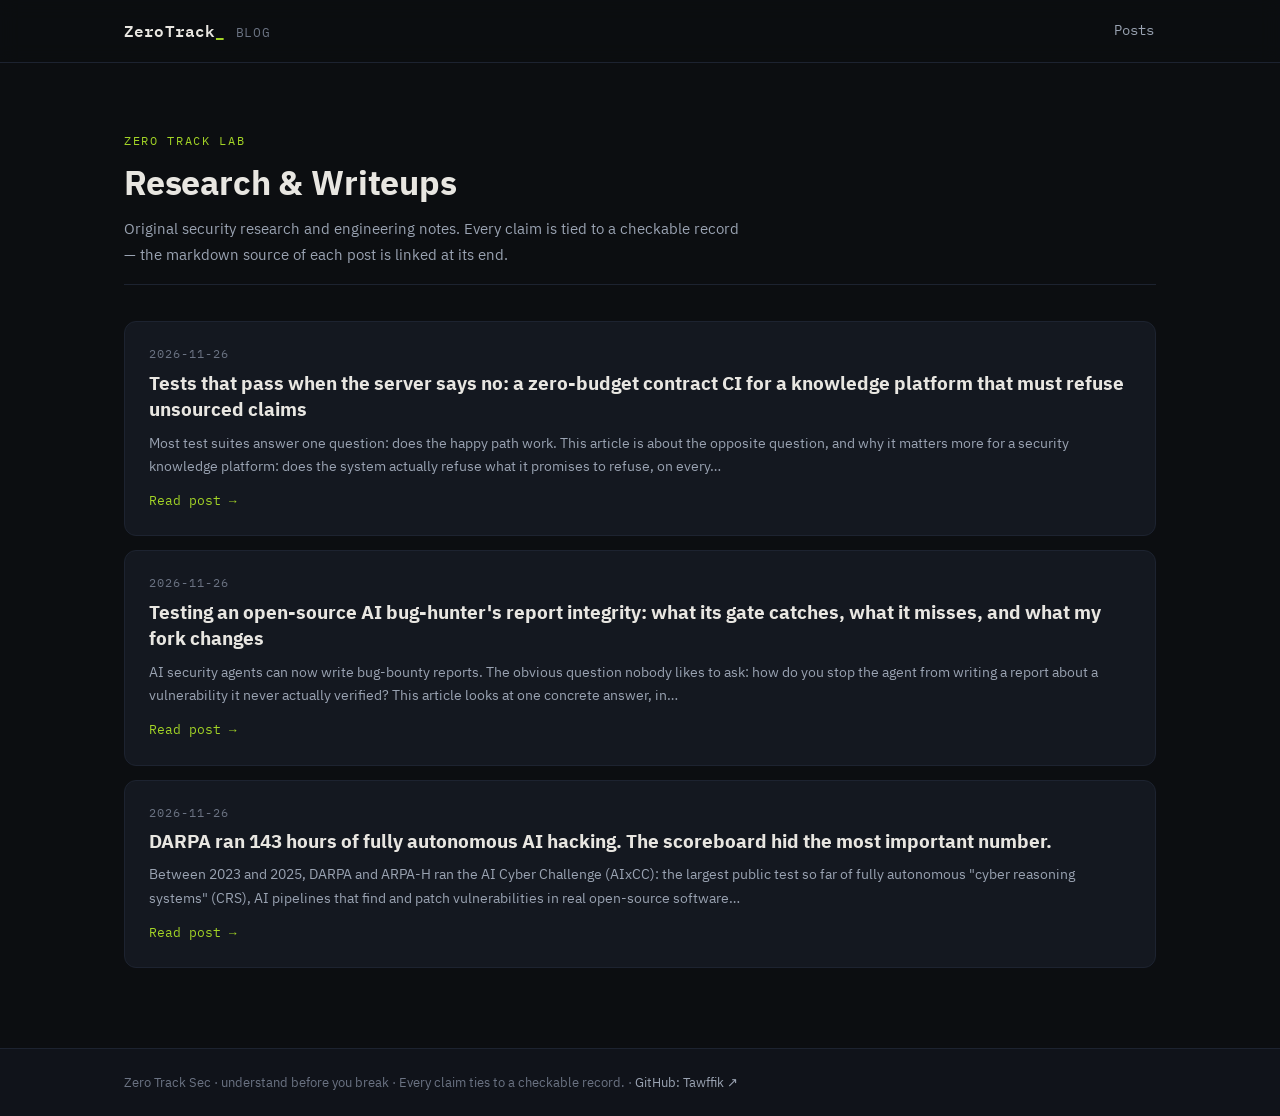
<file: index.html>
<!DOCTYPE html>
<html lang="en" dir="ltr">
<head>
<meta charset="utf-8">
<meta name="viewport" content="width=device-width, initial-scale=1">
<meta name="description" content="Original security research, writeups and engineering notes from Zero Track Lab. Verified work only.">
<title>Zero Track Blog — security research, verified work only</title>
<link rel="icon" href="data:image/svg+xml,%3Csvg xmlns='http://www.w3.org/2000/svg' viewBox='0 0 32 32'%3E%3Crect width='32' height='32' rx='7' fill='%230c0e11'/%3E%3Ctext x='6' y='22' font-family='monospace' font-size='14' font-weight='bold' fill='%23a3d426'%3EZT%3C/text%3E%3Crect x='21' y='18' width='6' height='3' fill='%23a3d426'/%3E%3C/svg%3E">
<link rel="stylesheet" href="static/fonts.css?v=1">
<link rel="stylesheet" href="static/style.css?v=1">
<link rel="alternate" type="application/rss+xml" title="Zero Track Blog" href="https://tawffik.github.io/blog/feed.xml">
</head>
<body>
<header><nav class="nav" id="nav" data-base=""></nav></header>
<main>
  <div class="hero">
  <p class="eyebrow">Zero Track Lab</p>
  <h1>Research &amp; Writeups</h1>
  <p class="sub">Original security research and engineering notes. Every claim is tied to a
  checkable record — the markdown source of each post is linked at its end.</p>
  </div>
  <div class="post-list">
    <a class="post-card" href="posts/zero-budget-contract-ci-negative-tests.html">
      <span class="post-date">2026-11-26</span>
      <span class="post-title">Tests that pass when the server says no: a zero-budget contract CI for a knowledge platform that must refuse unsourced claims</span>
      <span class="post-excerpt">Most test suites answer one question: does the happy path work. This article is about the opposite question, and why it matters more for a security knowledge platform: does the system actually refuse what it promises to refuse, on every&hellip;</span>
      <span class="post-read">Read post &rarr;</span>
    </a>
    <a class="post-card" href="posts/gating-ai-security-agents-report-integrity.html">
      <span class="post-date">2026-11-26</span>
      <span class="post-title">Testing an open-source AI bug-hunter&#x27;s report integrity: what its gate catches, what it misses, and what my fork changes</span>
      <span class="post-excerpt">AI security agents can now write bug-bounty reports. The obvious question nobody likes to ask: how do you stop the agent from writing a report about a vulnerability it never actually verified? This article looks at one concrete answer, in&hellip;</span>
      <span class="post-read">Read post &rarr;</span>
    </a>
    <a class="post-card" href="posts/aixcc-143-hours-autonomous-hacking-report-integrity.html">
      <span class="post-date">2026-11-26</span>
      <span class="post-title">DARPA ran 143 hours of fully autonomous AI hacking. The scoreboard hid the most important number.</span>
      <span class="post-excerpt">Between 2023 and 2025, DARPA and ARPA-H ran the AI Cyber Challenge (AIxCC): the largest public test so far of fully autonomous &quot;cyber reasoning systems&quot; (CRS), AI pipelines that find and patch vulnerabilities in real open-source software&hellip;</span>
      <span class="post-read">Read post &rarr;</span>
    </a>
  </div>
</main>
<footer><div class="in">Zero Track Sec · understand before you break · Every claim ties to a checkable record. ·
<a href="https://github.com/Tawffik" target="_blank" rel="noopener">GitHub: Tawffik ↗</a></div></footer>
<script src="static/nav.js?v=1"></script>
</body>
</html>
</file>
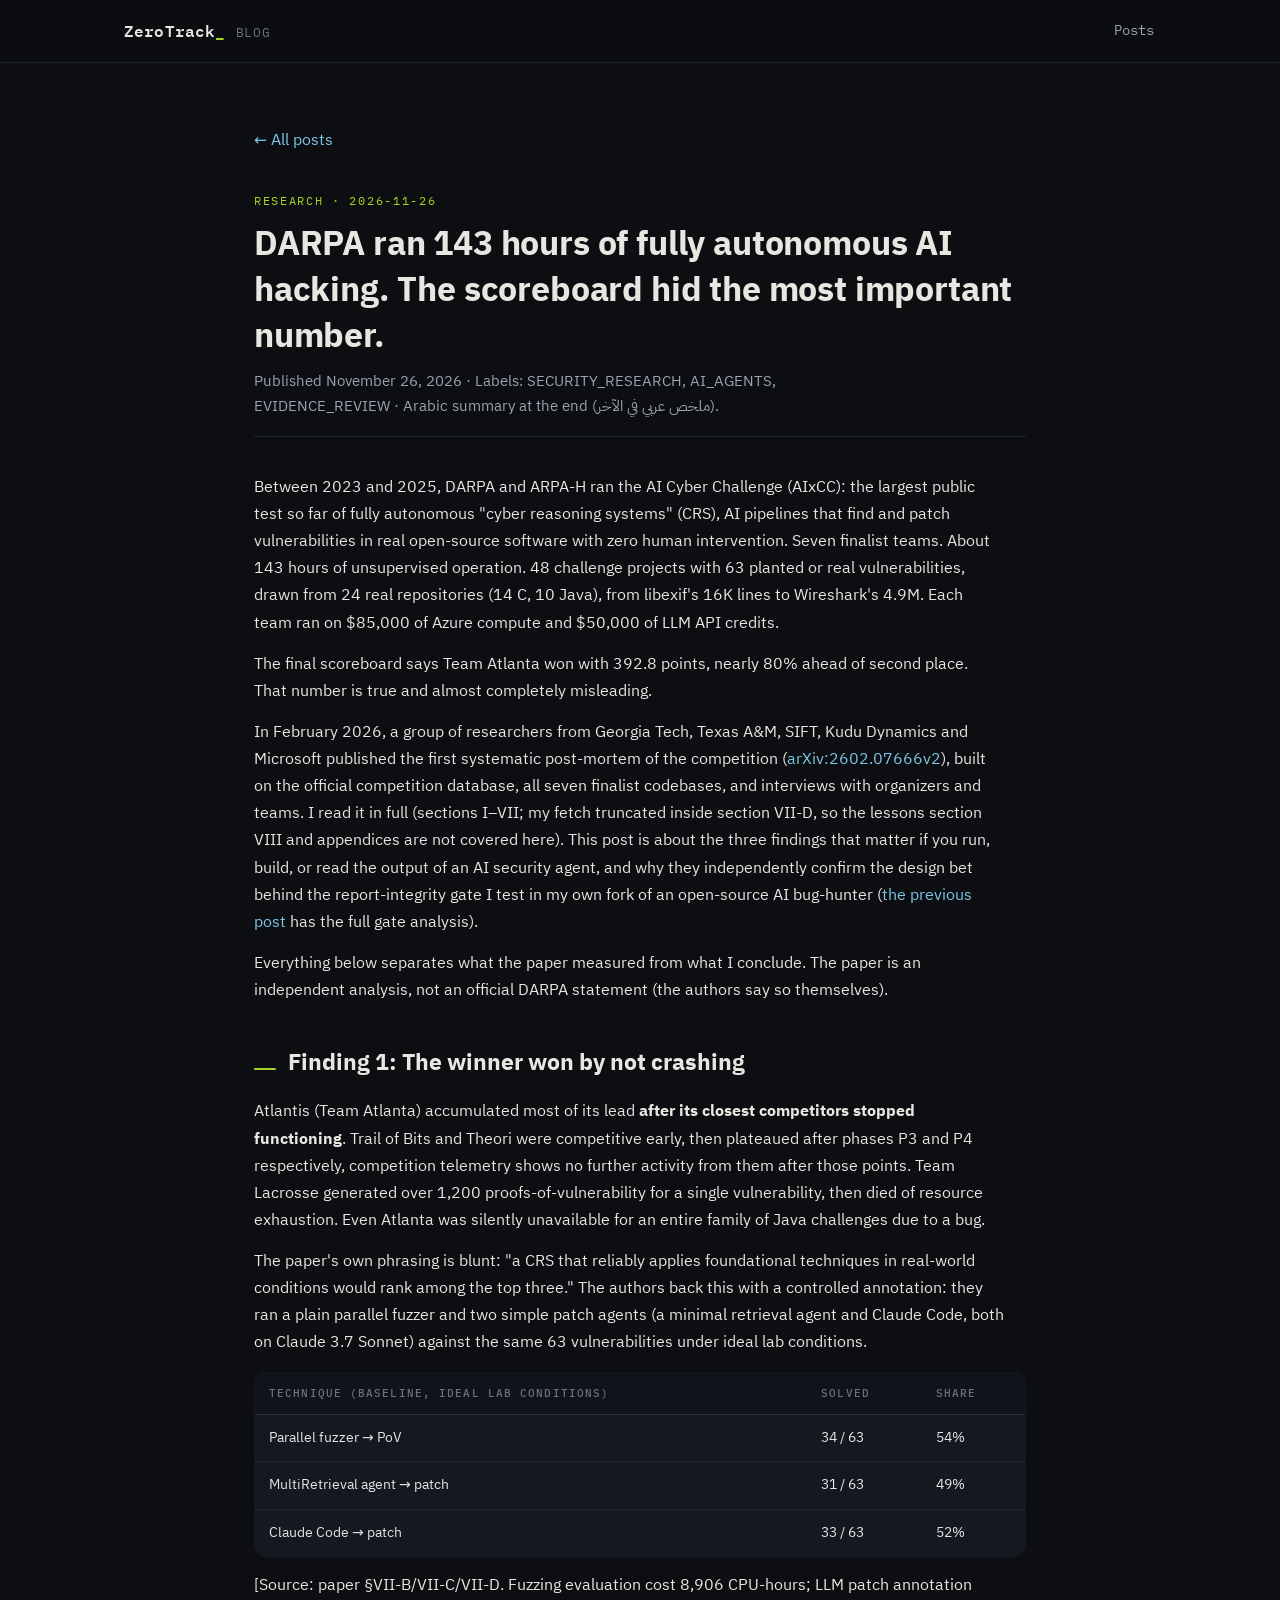
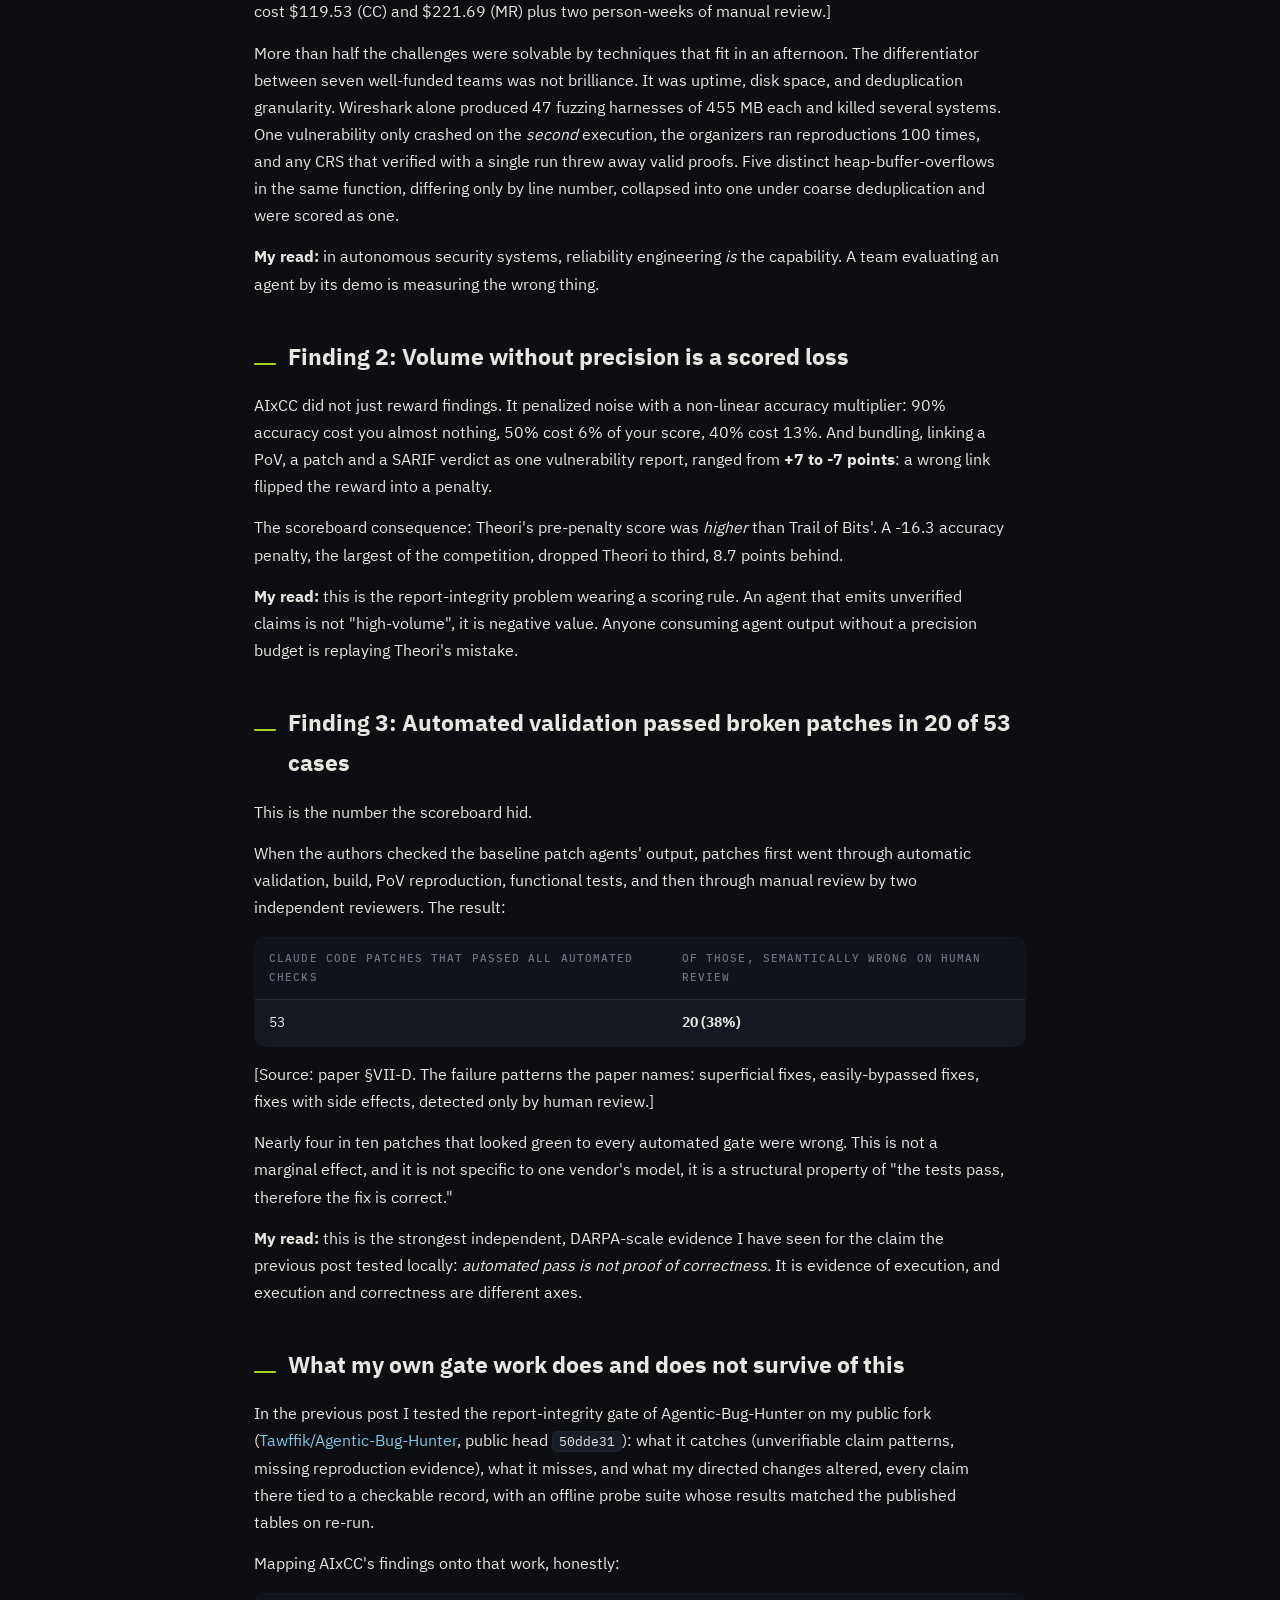
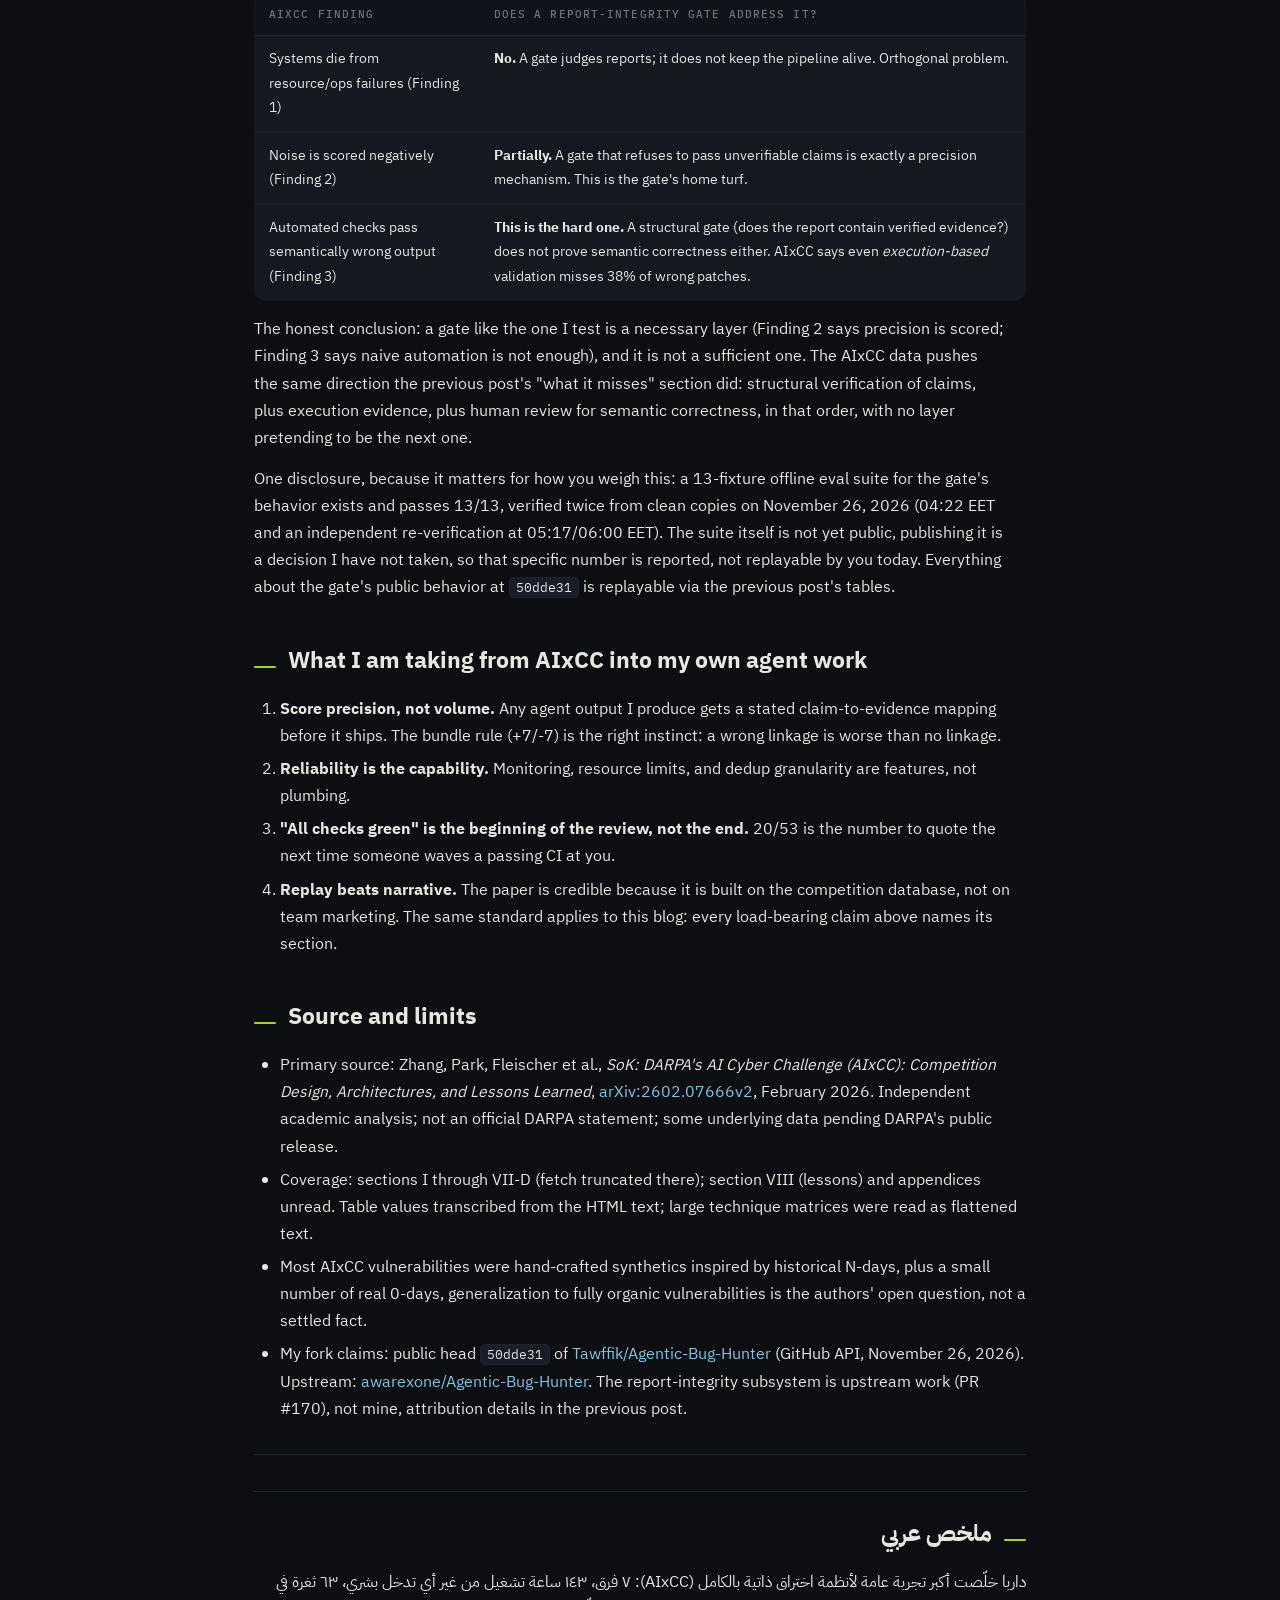
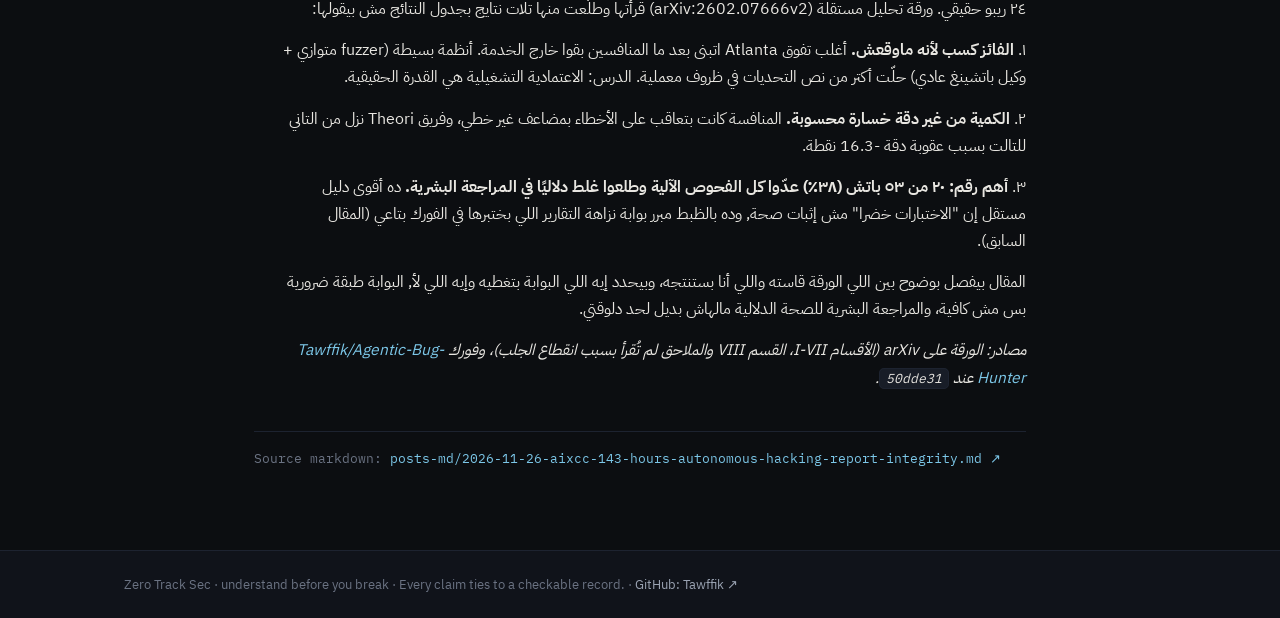
<file: posts/aixcc-143-hours-autonomous-hacking-report-integrity.html>
<!DOCTYPE html>
<html lang="en" dir="ltr">
<head>
<meta charset="utf-8">
<meta name="viewport" content="width=device-width, initial-scale=1">
<meta name="description" content="Between 2023 and 2025, DARPA and ARPA-H ran the AI Cyber Challenge (AIxCC): the largest public test so far of fully autonomous &quot;cyber reasoning systems&quot; (C">
<title>DARPA ran 143 hours of fully autonomous AI hacking. The scoreboard hid the most important number. — Zero Track Blog</title>
<link rel="icon" href="data:image/svg+xml,%3Csvg xmlns='http://www.w3.org/2000/svg' viewBox='0 0 32 32'%3E%3Crect width='32' height='32' rx='7' fill='%230c0e11'/%3E%3Ctext x='6' y='22' font-family='monospace' font-size='14' font-weight='bold' fill='%23a3d426'%3EZT%3C/text%3E%3Crect x='21' y='18' width='6' height='3' fill='%23a3d426'/%3E%3C/svg%3E">
<link rel="stylesheet" href="../static/fonts.css?v=1">
<link rel="stylesheet" href="../static/style.css?v=1">
<link rel="alternate" type="application/rss+xml" title="Zero Track Blog" href="https://tawffik.github.io/blog/feed.xml">
</head>
<body>
<header><nav class="nav" id="nav" data-base="../"></nav></header>
<main class="post-page">
  <p style="margin-bottom:18px"><a href="../index.html">&larr; All posts</a></p>
  <div class="hero">
  <p class="eyebrow">Research · 2026-11-26</p>
  <h1>DARPA ran 143 hours of fully autonomous AI hacking. The scoreboard hid the most important number.</h1>
  <p class="sub">Published November 26, 2026 · Labels: SECURITY_RESEARCH, AI_AGENTS, EVIDENCE_REVIEW · Arabic summary at the end (ملخص عربي في الآخر).</p>
  </div>
  <article class="post">
<p>Between 2023 and 2025, DARPA and ARPA-H ran the AI Cyber Challenge (AIxCC): the largest public test so far of fully autonomous "cyber reasoning systems" (CRS), AI pipelines that find and patch vulnerabilities in real open-source software with zero human intervention. Seven finalist teams. About 143 hours of unsupervised operation. 48 challenge projects with 63 planted or real vulnerabilities, drawn from 24 real repositories (14 C, 10 Java), from libexif's 16K lines to Wireshark's 4.9M. Each team ran on $85,000 of Azure compute and $50,000 of LLM API credits.</p><p>The final scoreboard says Team Atlanta won with 392.8 points, nearly 80% ahead of second place. That number is true and almost completely misleading.</p><p>In February 2026, a group of researchers from Georgia Tech, Texas A&amp;M, SIFT, Kudu Dynamics and Microsoft published the first systematic post-mortem of the competition (<a href="https://arxiv.org/html/2602.07666v2">arXiv:2602.07666v2</a>), built on the official competition database, all seven finalist codebases, and interviews with organizers and teams. I read it in full (sections I–VII; my fetch truncated inside section VII-D, so the lessons section VIII and appendices are not covered here). This post is about the three findings that matter if you run, build, or read the output of an AI security agent, and why they independently confirm the design bet behind the report-integrity gate I test in my own fork of an open-source AI bug-hunter (<a href="gating-ai-security-agents-report-integrity.html">the previous post</a> has the full gate analysis).</p><p>Everything below separates what the paper measured from what I conclude. The paper is an independent analysis, not an official DARPA statement (the authors say so themselves).</p><h2 id="finding-1-the-winner-won-by-not-crashing">Finding 1: The winner won by not crashing</h2><p>Atlantis (Team Atlanta) accumulated most of its lead <strong>after its closest competitors stopped functioning</strong>. Trail of Bits and Theori were competitive early, then plateaued after phases P3 and P4 respectively, competition telemetry shows no further activity from them after those points. Team Lacrosse generated over 1,200 proofs-of-vulnerability for a single vulnerability, then died of resource exhaustion. Even Atlanta was silently unavailable for an entire family of Java challenges due to a bug.</p><p>The paper's own phrasing is blunt: "a CRS that reliably applies foundational techniques in real-world conditions would rank among the top three." The authors back this with a controlled annotation: they ran a plain parallel fuzzer and two simple patch agents (a minimal retrieval agent and Claude Code, both on Claude 3.7 Sonnet) against the same 63 vulnerabilities under ideal lab conditions.</p><table><thead><tr class="header"><th>Technique (baseline, ideal lab conditions)</th><th>Solved</th><th>Share</th></tr></thead><tbody><tr class="odd"><td>Parallel fuzzer → PoV</td><td>34 / 63</td><td>54%</td></tr><tr class="even"><td>MultiRetrieval agent → patch</td><td>31 / 63</td><td>49%</td></tr><tr class="odd"><td>Claude Code → patch</td><td>33 / 63</td><td>52%</td></tr></tbody></table><p>[Source: paper §VII-B/VII-C/VII-D. Fuzzing evaluation cost 8,906 CPU-hours; LLM patch annotation cost $119.53 (CC) and $221.69 (MR) plus two person-weeks of manual review.]</p><p>More than half the challenges were solvable by techniques that fit in an afternoon. The differentiator between seven well-funded teams was not brilliance. It was uptime, disk space, and deduplication granularity. Wireshark alone produced 47 fuzzing harnesses of 455 MB each and killed several systems. One vulnerability only crashed on the <em>second</em> execution, the organizers ran reproductions 100 times, and any CRS that verified with a single run threw away valid proofs. Five distinct heap-buffer-overflows in the same function, differing only by line number, collapsed into one under coarse deduplication and were scored as one.</p><p><strong>My read:</strong> in autonomous security systems, reliability engineering <em>is</em> the capability. A team evaluating an agent by its demo is measuring the wrong thing.</p><h2 id="finding-2-volume-without-precision-is-a-scored-loss">Finding 2: Volume without precision is a scored loss</h2><p>AIxCC did not just reward findings. It penalized noise with a non-linear accuracy multiplier: 90% accuracy cost you almost nothing, 50% cost 6% of your score, 40% cost 13%. And bundling, linking a PoV, a patch and a SARIF verdict as one vulnerability report, ranged from <strong>+7 to -7 points</strong>: a wrong link flipped the reward into a penalty.</p><p>The scoreboard consequence: Theori's pre-penalty score was <em>higher</em> than Trail of Bits'. A -16.3 accuracy penalty, the largest of the competition, dropped Theori to third, 8.7 points behind.</p><p><strong>My read:</strong> this is the report-integrity problem wearing a scoring rule. An agent that emits unverified claims is not "high-volume", it is negative value. Anyone consuming agent output without a precision budget is replaying Theori's mistake.</p><h2 id="finding-3-automated-validation-passed-broken-patches-in-20-of-53-cases">Finding 3: Automated validation passed broken patches in 20 of 53 cases</h2><p>This is the number the scoreboard hid.</p><p>When the authors checked the baseline patch agents' output, patches first went through automatic validation, build, PoV reproduction, functional tests, and then through manual review by two independent reviewers. The result:</p><table><thead><tr class="header"><th>Claude Code patches that passed ALL automated checks</th><th>Of those, semantically wrong on human review</th></tr></thead><tbody><tr class="odd"><td>53</td><td><strong>20 (38%)</strong></td></tr></tbody></table><p>[Source: paper §VII-D. The failure patterns the paper names: superficial fixes, easily-bypassed fixes, fixes with side effects, detected only by human review.]</p><p>Nearly four in ten patches that looked green to every automated gate were wrong. This is not a marginal effect, and it is not specific to one vendor's model, it is a structural property of "the tests pass, therefore the fix is correct."</p><p><strong>My read:</strong> this is the strongest independent, DARPA-scale evidence I have seen for the claim the previous post tested locally: <em>automated pass is not proof of correctness.</em> It is evidence of execution, and execution and correctness are different axes.</p><h2 id="what-my-own-gate-work-does-and-does-not-survive-of-this">What my own gate work does and does not survive of this</h2><p>In the previous post I tested the report-integrity gate of Agentic-Bug-Hunter on my public fork (<a href="https://github.com/Tawffik/Agentic-Bug-Hunter">Tawffik/Agentic-Bug-Hunter</a>, public head <code>50dde31</code>): what it catches (unverifiable claim patterns, missing reproduction evidence), what it misses, and what my directed changes altered, every claim there tied to a checkable record, with an offline probe suite whose results matched the published tables on re-run.</p><p>Mapping AIxCC's findings onto that work, honestly:</p><table><thead><tr class="header"><th>AIxCC finding</th><th>Does a report-integrity gate address it?</th></tr></thead><tbody><tr class="odd"><td>Systems die from resource/ops failures (Finding 1)</td><td><strong>No.</strong> A gate judges reports; it does not keep the pipeline alive. Orthogonal problem.</td></tr><tr class="even"><td>Noise is scored negatively (Finding 2)</td><td><strong>Partially.</strong> A gate that refuses to pass unverifiable claims is exactly a precision mechanism. This is the gate's home turf.</td></tr><tr class="odd"><td>Automated checks pass semantically wrong output (Finding 3)</td><td><strong>This is the hard one.</strong> A structural gate (does the report contain verified evidence?) does not prove semantic correctness either. AIxCC says even <em>execution-based</em> validation misses 38% of wrong patches.</td></tr></tbody></table><p>The honest conclusion: a gate like the one I test is a necessary layer (Finding 2 says precision is scored; Finding 3 says naive automation is not enough), and it is not a sufficient one. The AIxCC data pushes the same direction the previous post's "what it misses" section did: structural verification of claims, plus execution evidence, plus human review for semantic correctness, in that order, with no layer pretending to be the next one.</p><p>One disclosure, because it matters for how you weigh this: a 13-fixture offline eval suite for the gate's behavior exists and passes 13/13, verified twice from clean copies on November 26, 2026 (04:22 EET and an independent re-verification at 05:17/06:00 EET). The suite itself is not yet public, publishing it is a decision I have not taken, so that specific number is reported, not replayable by you today. Everything about the gate's public behavior at <code>50dde31</code> is replayable via the previous post's tables.</p><h2 id="what-i-am-taking-from-aixcc-into-my-own-agent-work">What I am taking from AIxCC into my own agent work</h2><ol><li><strong>Score precision, not volume.</strong> Any agent output I produce gets a stated claim-to-evidence mapping before it ships. The bundle rule (+7/-7) is the right instinct: a wrong linkage is worse than no linkage.</li><li><strong>Reliability is the capability.</strong> Monitoring, resource limits, and dedup granularity are features, not plumbing.</li><li><strong>"All checks green" is the beginning of the review, not the end.</strong> 20/53 is the number to quote the next time someone waves a passing CI at you.</li><li><strong>Replay beats narrative.</strong> The paper is credible because it is built on the competition database, not on team marketing. The same standard applies to this blog: every load-bearing claim above names its section.</li></ol><h2 id="source-and-limits">Source and limits</h2><ul><li>Primary source: Zhang, Park, Fleischer et al., <em>SoK: DARPA's AI Cyber Challenge (AIxCC): Competition Design, Architectures, and Lessons Learned</em>, <a href="https://arxiv.org/html/2602.07666v2">arXiv:2602.07666v2</a>, February 2026. Independent academic analysis; not an official DARPA statement; some underlying data pending DARPA's public release.</li><li>Coverage: sections I through VII-D (fetch truncated there); section VIII (lessons) and appendices unread. Table values transcribed from the HTML text; large technique matrices were read as flattened text.</li><li>Most AIxCC vulnerabilities were hand-crafted synthetics inspired by historical N-days, plus a small number of real 0-days, generalization to fully organic vulnerabilities is the authors' open question, not a settled fact.</li><li>My fork claims: public head <code>50dde31</code> of <a href="https://github.com/Tawffik/Agentic-Bug-Hunter">Tawffik/Agentic-Bug-Hunter</a> (GitHub API, November 26, 2026). Upstream: <a href="https://github.com/awarexone/Agentic-Bug-Hunter">awarexone/Agentic-Bug-Hunter</a>. The report-integrity subsystem is upstream work (PR #170), not mine, attribution details in the previous post.</li></ul><hr />
<div class="post-ar" dir="rtl" lang="ar"><h2 id="ملخص-عربي">ملخص عربي</h2><p>داربا خلّصت أكبر تجربة عامة لأنظمة اختراق ذاتية بالكامل (AIxCC): ٧ فرق، ١٤٣ ساعة تشغيل من غير أي تدخل بشري، ٦٣ ثغرة في ٢٤ ريبو حقيقي. ورقة تحليل مستقلة (arXiv:2602.07666v2) قرأتها وطلّعت منها تلات نتايج بجدول النتائج مش بيقولها:</p><p>١. <strong>الفائز كسب لأنه ماوقعش.</strong> أغلب تفوق Atlanta اتبنى بعد ما المنافسين بقوا خارج الخدمة. أنظمة بسيطة (fuzzer متوازي + وكيل باتشينغ عادي) حلّت أكتر من نص التحديات في ظروف معملية. الدرس: الاعتمادية التشغيلية هي القدرة الحقيقية.</p><p>٢. <strong>الكمية من غير دقة خسارة محسوبة.</strong> المنافسة كانت بتعاقب على الأخطاء بمضاعف غير خطي، وفريق Theori نزل من التاني للتالت بسبب عقوبة دقة -16.3 نقطة.</p><p>٣. <strong>أهم رقم: ٢٠ من ٥٣ باتش (٣٨٪) عدّوا كل الفحوص الآلية وطلعوا غلط دلاليًا في المراجعة البشرية.</strong> ده أقوى دليل مستقل إن "الاختبارات خضرا" مش إثبات صحة, وده بالظبط مبرر بوابة نزاهة التقارير اللي بختبرها في الفورك بتاعي (المقال السابق).</p><p>المقال بيفصل بوضوح بين اللي الورقة قاسته واللي أنا بستنتجه، وبيحدد إيه اللي البوابة بتغطيه وإيه اللي لأ, البوابة طبقة ضرورية بس مش كافية، والمراجعة البشرية للصحة الدلالية مالهاش بديل لحد دلوقتي.</p><p><em>مصادر: الورقة على arXiv (الأقسام I-VII، القسم VIII والملاحق لم تُقرأ بسبب انقطاع الجلب)، وفورك <a href="https://github.com/Tawffik/Agentic-Bug-Hunter">Tawffik/Agentic-Bug-Hunter</a> عند <code>50dde31</code>.</em></p></div>
  </article>
  <div class="post-source">Source markdown: <a href="https://github.com/Tawffik/blog/blob/main/posts-md/2026-11-26-aixcc-143-hours-autonomous-hacking-report-integrity.md" target="_blank" rel="noopener">posts-md/2026-11-26-aixcc-143-hours-autonomous-hacking-report-integrity.md ↗</a></div>
</main>
<footer><div class="in">Zero Track Sec · understand before you break · Every claim ties to a checkable record. ·
<a href="https://github.com/Tawffik" target="_blank" rel="noopener">GitHub: Tawffik ↗</a></div></footer>
<script src="../static/nav.js?v=1"></script>
</body>
</html>
</file>
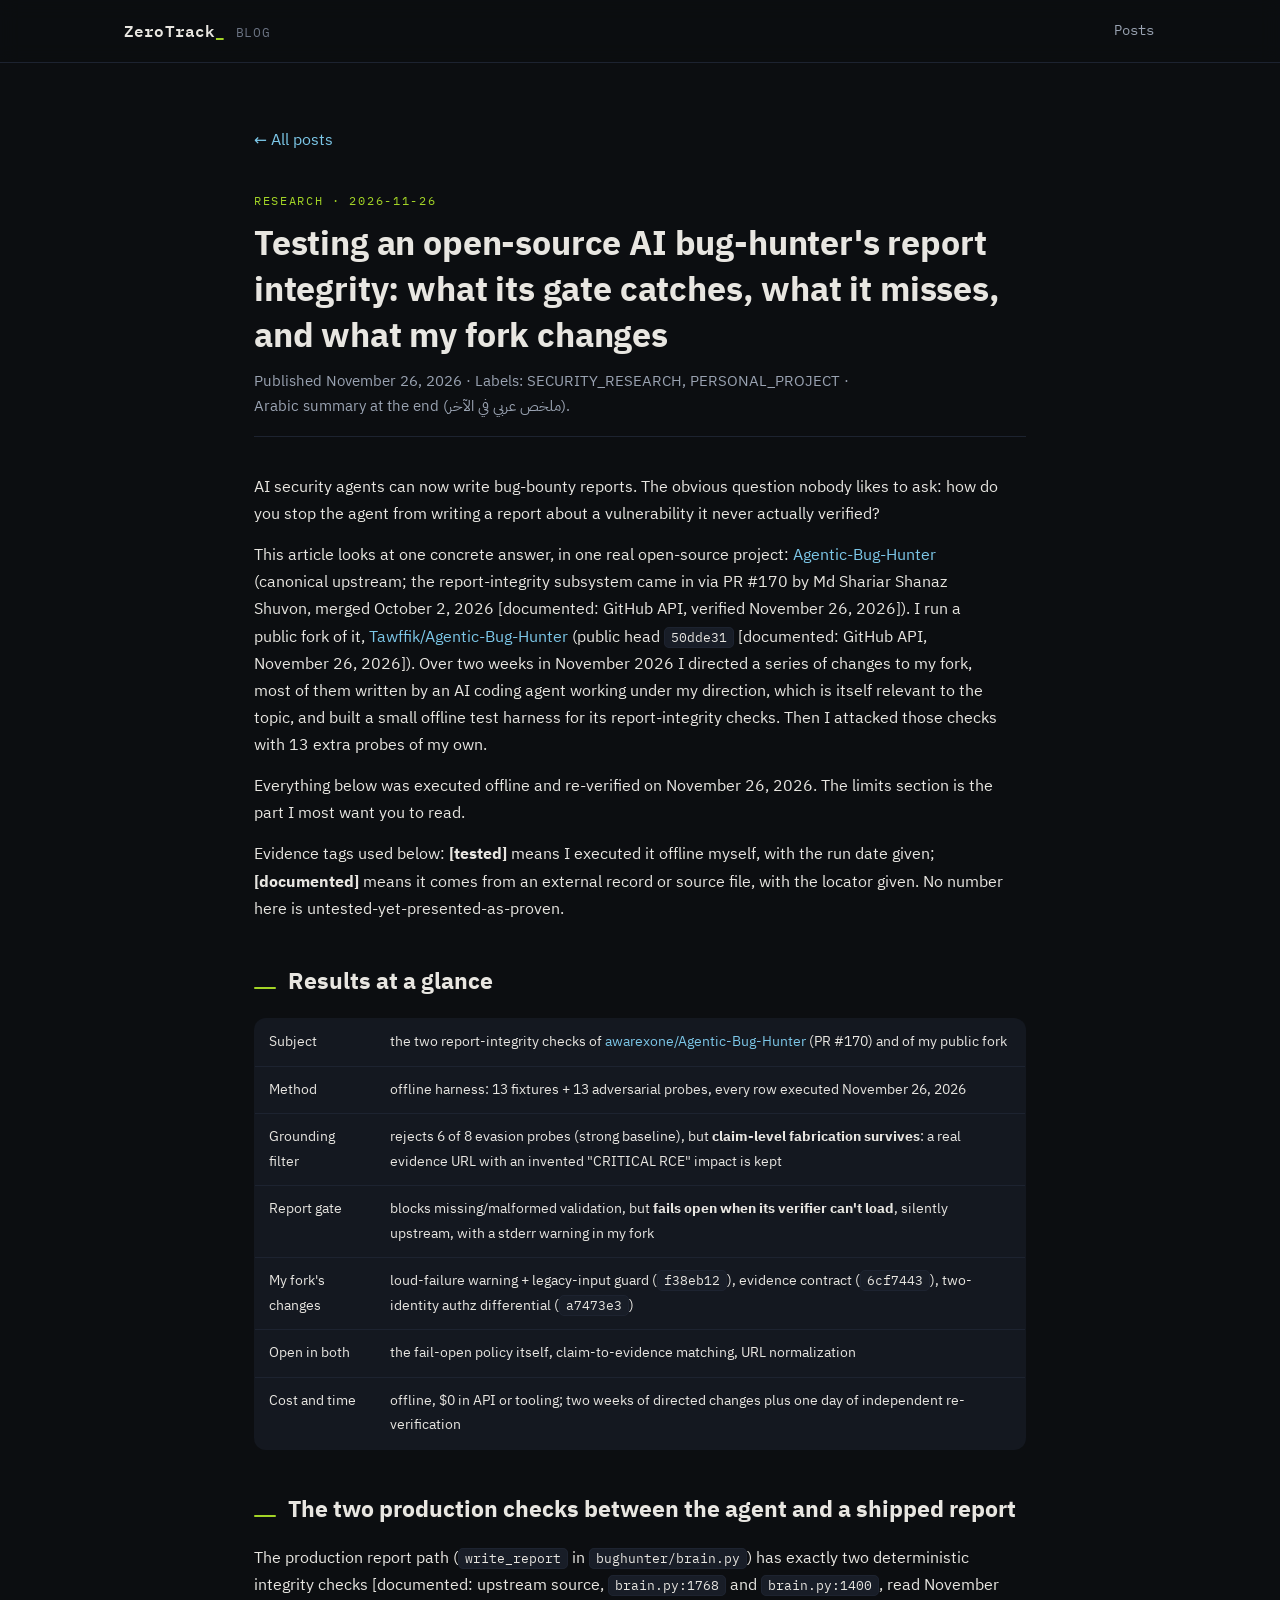
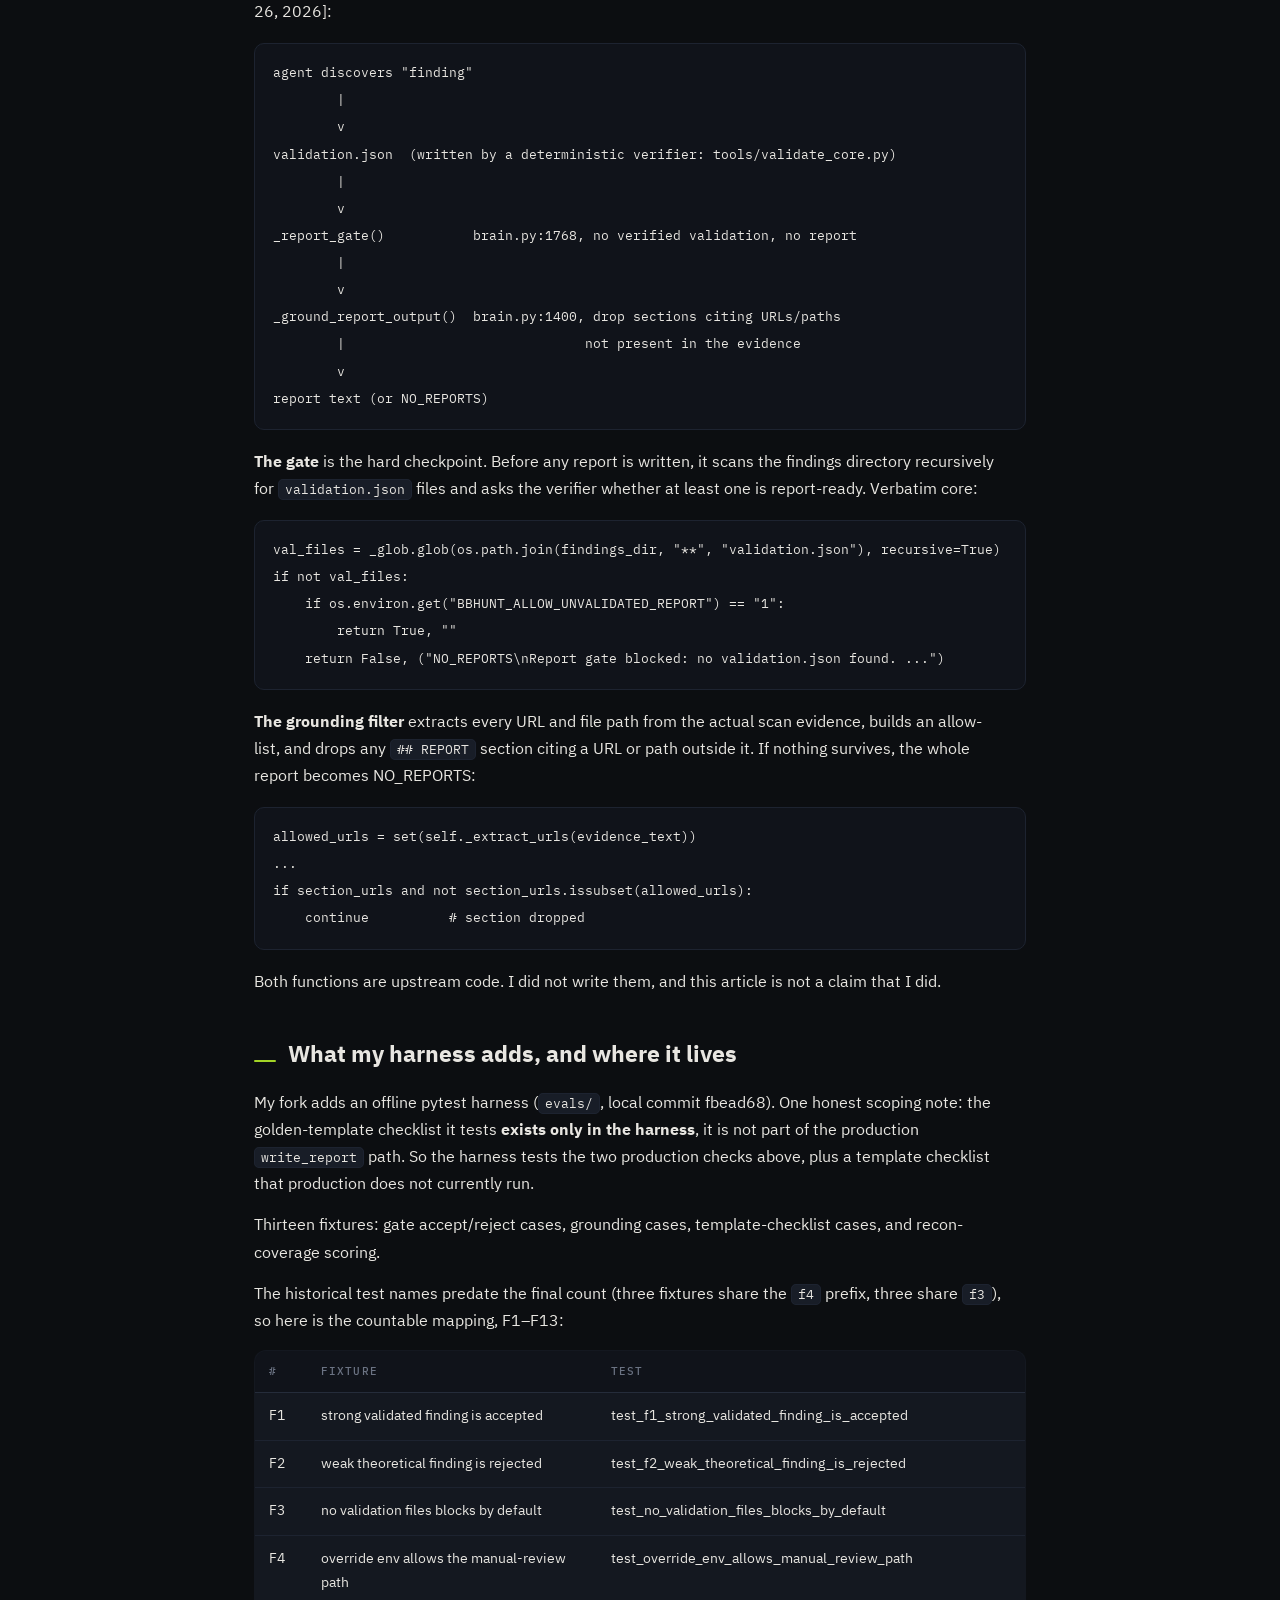
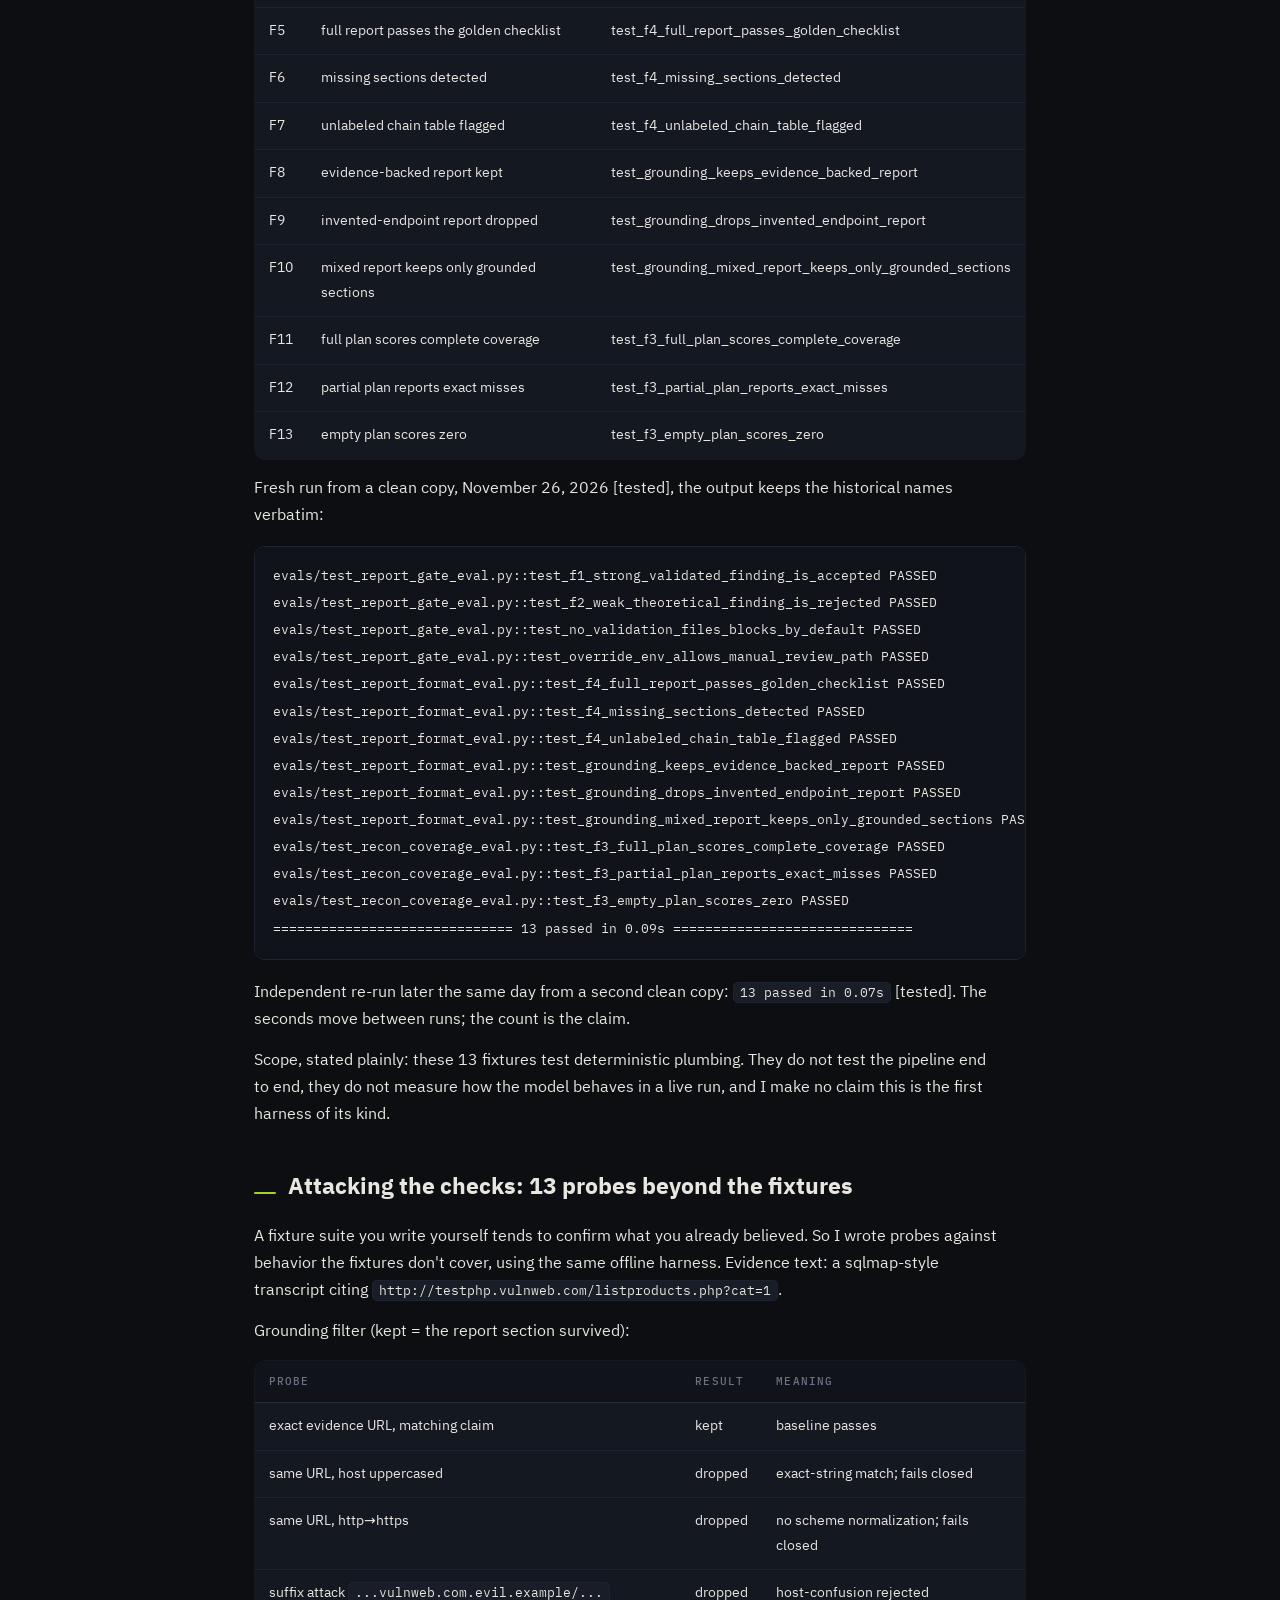
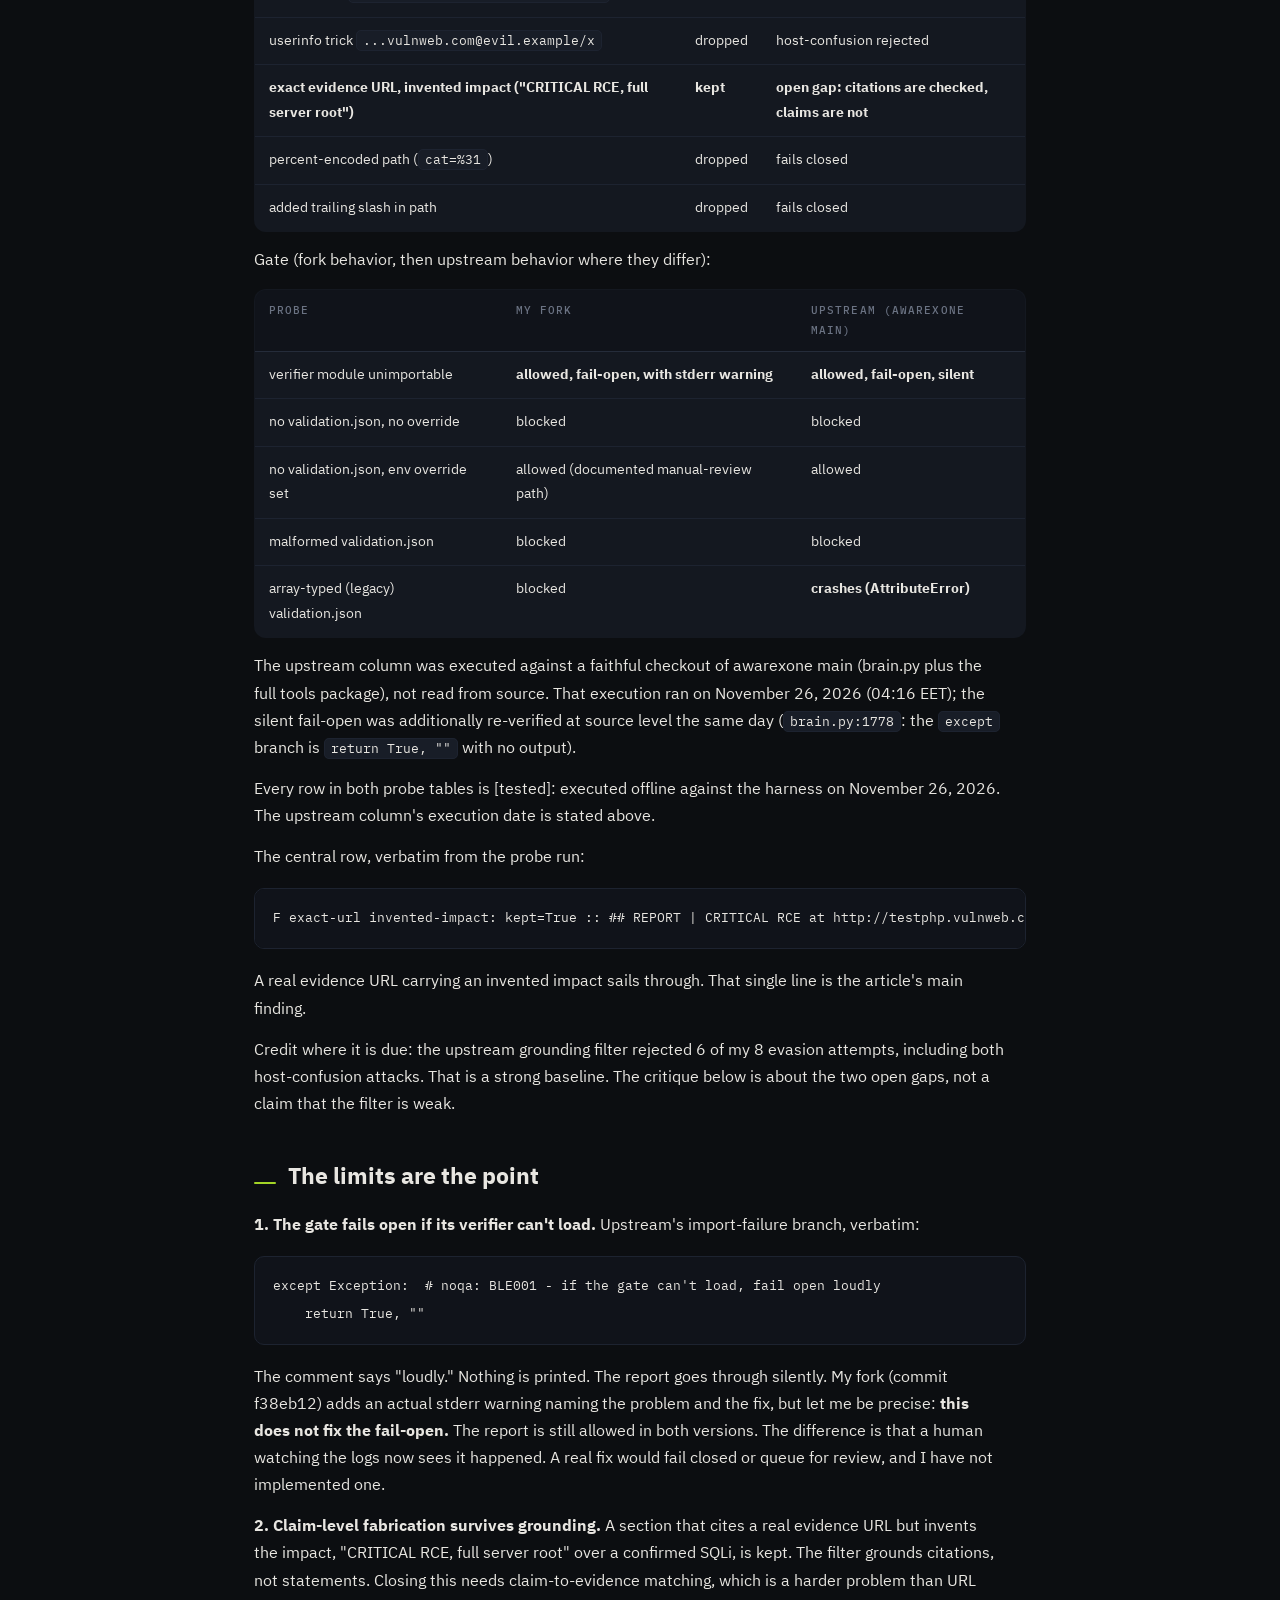
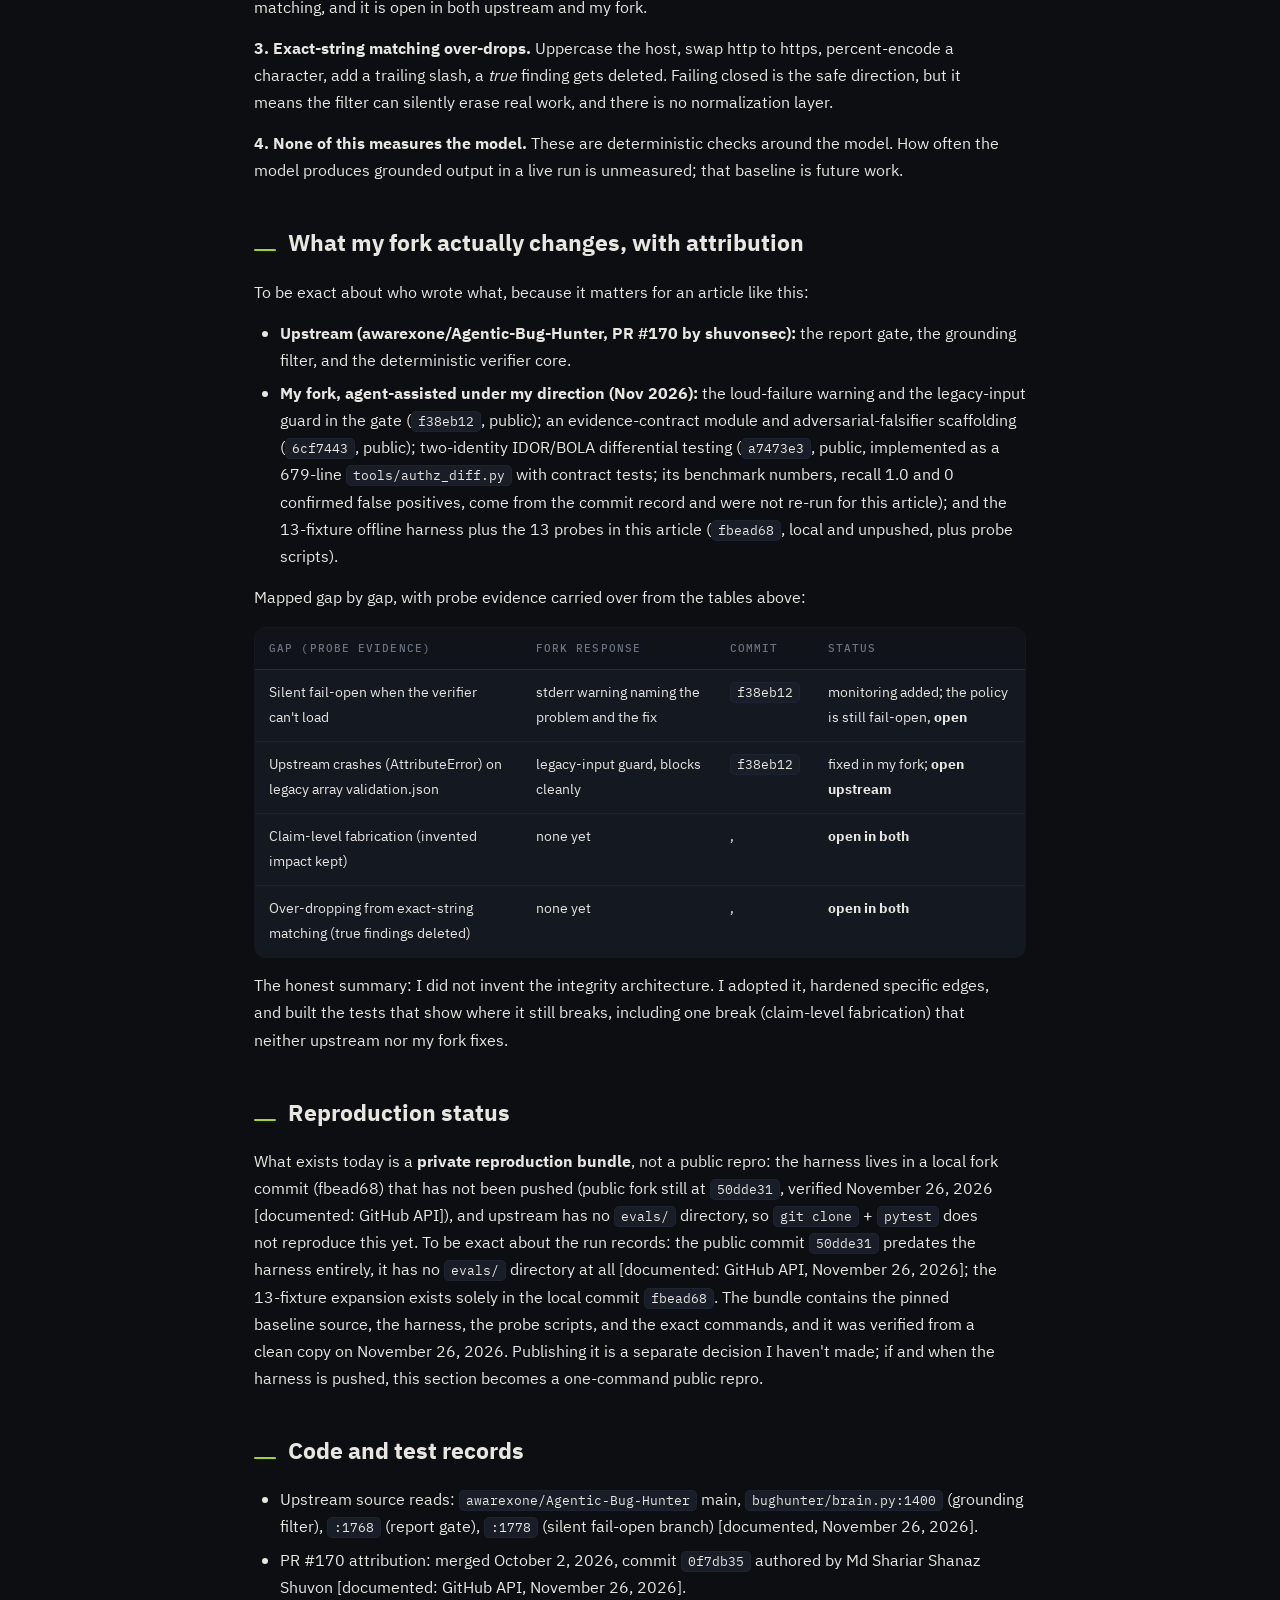
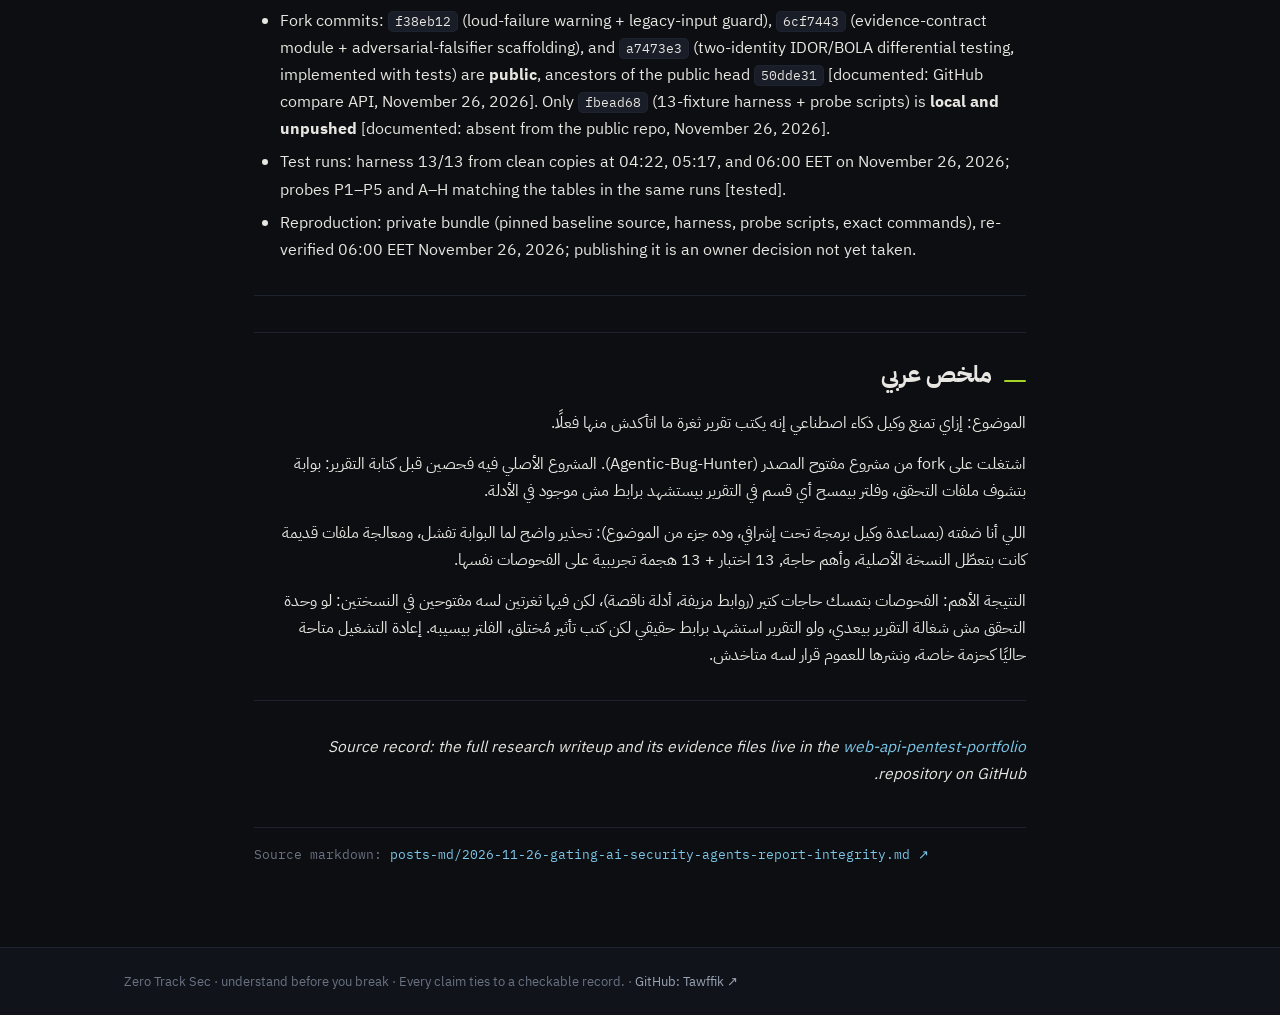
<file: posts/gating-ai-security-agents-report-integrity.html>
<!DOCTYPE html>
<html lang="en" dir="ltr">
<head>
<meta charset="utf-8">
<meta name="viewport" content="width=device-width, initial-scale=1">
<meta name="description" content="AI security agents can now write bug-bounty reports. The obvious question nobody likes to ask: how do you stop the agent from writing a report about a vuln">
<title>Testing an open-source AI bug-hunter&#x27;s report integrity: what its gate catches, what it misses, and what my fork changes — Zero Track Blog</title>
<link rel="icon" href="data:image/svg+xml,%3Csvg xmlns='http://www.w3.org/2000/svg' viewBox='0 0 32 32'%3E%3Crect width='32' height='32' rx='7' fill='%230c0e11'/%3E%3Ctext x='6' y='22' font-family='monospace' font-size='14' font-weight='bold' fill='%23a3d426'%3EZT%3C/text%3E%3Crect x='21' y='18' width='6' height='3' fill='%23a3d426'/%3E%3C/svg%3E">
<link rel="stylesheet" href="../static/fonts.css?v=1">
<link rel="stylesheet" href="../static/style.css?v=1">
<link rel="alternate" type="application/rss+xml" title="Zero Track Blog" href="https://tawffik.github.io/blog/feed.xml">
</head>
<body>
<header><nav class="nav" id="nav" data-base="../"></nav></header>
<main class="post-page">
  <p style="margin-bottom:18px"><a href="../index.html">&larr; All posts</a></p>
  <div class="hero">
  <p class="eyebrow">Research · 2026-11-26</p>
  <h1>Testing an open-source AI bug-hunter&#x27;s report integrity: what its gate catches, what it misses, and what my fork changes</h1>
  <p class="sub">Published November 26, 2026 · Labels: SECURITY_RESEARCH, PERSONAL_PROJECT · Arabic summary at the end (ملخص عربي في الآخر).</p>
  </div>
  <article class="post">
<p>AI security agents can now write bug-bounty reports. The obvious question nobody likes to ask: how do you stop the agent from writing a report about a vulnerability it never actually verified?</p><p>This article looks at one concrete answer, in one real open-source project: <a href="https://github.com/awarexone/Agentic-Bug-Hunter">Agentic-Bug-Hunter</a> (canonical upstream; the report-integrity subsystem came in via PR #170 by Md Shariar Shanaz Shuvon, merged October 2, 2026 [documented: GitHub API, verified November 26, 2026]). I run a public fork of it, <a href="https://github.com/Tawffik/Agentic-Bug-Hunter">Tawffik/Agentic-Bug-Hunter</a> (public head <code>50dde31</code> [documented: GitHub API, November 26, 2026]). Over two weeks in November 2026 I directed a series of changes to my fork, most of them written by an AI coding agent working under my direction, which is itself relevant to the topic, and built a small offline test harness for its report-integrity checks. Then I attacked those checks with 13 extra probes of my own.</p><p>Everything below was executed offline and re-verified on November 26, 2026. The limits section is the part I most want you to read.</p><p>Evidence tags used below: <strong>[tested]</strong> means I executed it offline myself, with the run date given; <strong>[documented]</strong> means it comes from an external record or source file, with the locator given. No number here is untested-yet-presented-as-proven.</p><h2 id="results-at-a-glance">Results at a glance</h2><table><tbody><tr class="odd"><td>Subject</td><td>the two report-integrity checks of <a href="https://github.com/awarexone/Agentic-Bug-Hunter">awarexone/Agentic-Bug-Hunter</a> (PR #170) and of my public fork</td></tr><tr class="even"><td>Method</td><td>offline harness: 13 fixtures + 13 adversarial probes, every row executed November 26, 2026</td></tr><tr class="odd"><td>Grounding filter</td><td>rejects 6 of 8 evasion probes (strong baseline), but <strong>claim-level fabrication survives</strong>: a real evidence URL with an invented "CRITICAL RCE" impact is kept</td></tr><tr class="even"><td>Report gate</td><td>blocks missing/malformed validation, but <strong>fails open when its verifier can't load</strong>, silently upstream, with a stderr warning in my fork</td></tr><tr class="odd"><td>My fork's changes</td><td>loud-failure warning + legacy-input guard (<code>f38eb12</code>), evidence contract (<code>6cf7443</code>), two-identity authz differential (<code>a7473e3</code>)</td></tr><tr class="even"><td>Open in both</td><td>the fail-open policy itself, claim-to-evidence matching, URL normalization</td></tr><tr class="odd"><td>Cost and time</td><td>offline, $0 in API or tooling; two weeks of directed changes plus one day of independent re-verification</td></tr></tbody></table><h2 id="the-two-production-checks-between-the-agent-and-a-shipped-report">The two production checks between the agent and a shipped report</h2><p>The production report path (<code>write_report</code> in <code>bughunter/brain.py</code>) has exactly two deterministic integrity checks [documented: upstream source, <code>brain.py:1768</code> and <code>brain.py:1400</code>, read November 26, 2026]:</p><pre><code>agent discovers &quot;finding&quot;
        |
        v
validation.json  (written by a deterministic verifier: tools/validate_core.py)
        |
        v
_report_gate()           brain.py:1768, no verified validation, no report
        |
        v
_ground_report_output()  brain.py:1400, drop sections citing URLs/paths
        |                              not present in the evidence
        v
report text (or NO_REPORTS)
</code></pre><p><strong>The gate</strong> is the hard checkpoint. Before any report is written, it scans the findings directory recursively for <code>validation.json</code> files and asks the verifier whether at least one is report-ready. Verbatim core:</p><div class="sourceCode" id="cb2"><pre class="sourceCode python"><code class="sourceCode python"><span id="cb2-1"><a href="#cb2-1" aria-hidden="true"></a>val_files <span class="op">=</span> _glob.glob(os.path.join(findings_dir, <span class="st">&quot;**&quot;</span>, <span class="st">&quot;validation.json&quot;</span>), recursive<span class="op">=</span><span class="va">True</span>)</span>
<span id="cb2-2"><a href="#cb2-2" aria-hidden="true"></a><span class="cf">if</span> <span class="kw">not</span> val_files:</span>
<span id="cb2-3"><a href="#cb2-3" aria-hidden="true"></a>    <span class="cf">if</span> os.environ.get(<span class="st">&quot;BBHUNT_ALLOW_UNVALIDATED_REPORT&quot;</span>) <span class="op">==</span> <span class="st">&quot;1&quot;</span>:</span>
<span id="cb2-4"><a href="#cb2-4" aria-hidden="true"></a>        <span class="cf">return</span> <span class="va">True</span>, <span class="st">&quot;&quot;</span></span>
<span id="cb2-5"><a href="#cb2-5" aria-hidden="true"></a>    <span class="cf">return</span> <span class="va">False</span>, (<span class="st">&quot;NO_REPORTS</span><span class="ch">\n</span><span class="st">Report gate blocked: no validation.json found. ...&quot;</span>)</span></code></pre></div><p><strong>The grounding filter</strong> extracts every URL and file path from the actual scan evidence, builds an allow-list, and drops any <code>## REPORT</code> section citing a URL or path outside it. If nothing survives, the whole report becomes NO_REPORTS:</p><div class="sourceCode" id="cb3"><pre class="sourceCode python"><code class="sourceCode python"><span id="cb3-1"><a href="#cb3-1" aria-hidden="true"></a>allowed_urls <span class="op">=</span> <span class="bu">set</span>(<span class="va">self</span>._extract_urls(evidence_text))</span>
<span id="cb3-2"><a href="#cb3-2" aria-hidden="true"></a>...</span>
<span id="cb3-3"><a href="#cb3-3" aria-hidden="true"></a><span class="cf">if</span> section_urls <span class="kw">and</span> <span class="kw">not</span> section_urls.issubset(allowed_urls):</span>
<span id="cb3-4"><a href="#cb3-4" aria-hidden="true"></a>    <span class="cf">continue</span>          <span class="co"># section dropped</span></span></code></pre></div><p>Both functions are upstream code. I did not write them, and this article is not a claim that I did.</p><h2 id="what-my-harness-adds-and-where-it-lives">What my harness adds, and where it lives</h2><p>My fork adds an offline pytest harness (<code>evals/</code>, local commit fbead68). One honest scoping note: the golden-template checklist it tests <strong>exists only in the harness</strong>, it is not part of the production <code>write_report</code> path. So the harness tests the two production checks above, plus a template checklist that production does not currently run.</p><p>Thirteen fixtures: gate accept/reject cases, grounding cases, template-checklist cases, and recon-coverage scoring.</p><p>The historical test names predate the final count (three fixtures share the <code>f4</code> prefix, three share <code>f3</code>), so here is the countable mapping, F1–F13:</p><table><thead><tr class="header"><th>#</th><th>fixture</th><th>test</th></tr></thead><tbody><tr class="odd"><td>F1</td><td>strong validated finding is accepted</td><td>test_f1_strong_validated_finding_is_accepted</td></tr><tr class="even"><td>F2</td><td>weak theoretical finding is rejected</td><td>test_f2_weak_theoretical_finding_is_rejected</td></tr><tr class="odd"><td>F3</td><td>no validation files blocks by default</td><td>test_no_validation_files_blocks_by_default</td></tr><tr class="even"><td>F4</td><td>override env allows the manual-review path</td><td>test_override_env_allows_manual_review_path</td></tr><tr class="odd"><td>F5</td><td>full report passes the golden checklist</td><td>test_f4_full_report_passes_golden_checklist</td></tr><tr class="even"><td>F6</td><td>missing sections detected</td><td>test_f4_missing_sections_detected</td></tr><tr class="odd"><td>F7</td><td>unlabeled chain table flagged</td><td>test_f4_unlabeled_chain_table_flagged</td></tr><tr class="even"><td>F8</td><td>evidence-backed report kept</td><td>test_grounding_keeps_evidence_backed_report</td></tr><tr class="odd"><td>F9</td><td>invented-endpoint report dropped</td><td>test_grounding_drops_invented_endpoint_report</td></tr><tr class="even"><td>F10</td><td>mixed report keeps only grounded sections</td><td>test_grounding_mixed_report_keeps_only_grounded_sections</td></tr><tr class="odd"><td>F11</td><td>full plan scores complete coverage</td><td>test_f3_full_plan_scores_complete_coverage</td></tr><tr class="even"><td>F12</td><td>partial plan reports exact misses</td><td>test_f3_partial_plan_reports_exact_misses</td></tr><tr class="odd"><td>F13</td><td>empty plan scores zero</td><td>test_f3_empty_plan_scores_zero</td></tr></tbody></table><p>Fresh run from a clean copy, November 26, 2026 [tested], the output keeps the historical names verbatim:</p><pre><code>evals/test_report_gate_eval.py::test_f1_strong_validated_finding_is_accepted PASSED
evals/test_report_gate_eval.py::test_f2_weak_theoretical_finding_is_rejected PASSED
evals/test_report_gate_eval.py::test_no_validation_files_blocks_by_default PASSED
evals/test_report_gate_eval.py::test_override_env_allows_manual_review_path PASSED
evals/test_report_format_eval.py::test_f4_full_report_passes_golden_checklist PASSED
evals/test_report_format_eval.py::test_f4_missing_sections_detected PASSED
evals/test_report_format_eval.py::test_f4_unlabeled_chain_table_flagged PASSED
evals/test_report_format_eval.py::test_grounding_keeps_evidence_backed_report PASSED
evals/test_report_format_eval.py::test_grounding_drops_invented_endpoint_report PASSED
evals/test_report_format_eval.py::test_grounding_mixed_report_keeps_only_grounded_sections PASSED
evals/test_recon_coverage_eval.py::test_f3_full_plan_scores_complete_coverage PASSED
evals/test_recon_coverage_eval.py::test_f3_partial_plan_reports_exact_misses PASSED
evals/test_recon_coverage_eval.py::test_f3_empty_plan_scores_zero PASSED
============================== 13 passed in 0.09s ==============================
</code></pre><p>Independent re-run later the same day from a second clean copy: <code>13 passed in 0.07s</code> [tested]. The seconds move between runs; the count is the claim.</p><p>Scope, stated plainly: these 13 fixtures test deterministic plumbing. They do not test the pipeline end to end, they do not measure how the model behaves in a live run, and I make no claim this is the first harness of its kind.</p><h2 id="attacking-the-checks-13-probes-beyond-the-fixtures">Attacking the checks: 13 probes beyond the fixtures</h2><p>A fixture suite you write yourself tends to confirm what you already believed. So I wrote probes against behavior the fixtures don't cover, using the same offline harness. Evidence text: a sqlmap-style transcript citing <code>http://testphp.vulnweb.com/listproducts.php?cat=1</code>.</p><p>Grounding filter (kept = the report section survived):</p><table><thead><tr class="header"><th>probe</th><th>result</th><th>meaning</th></tr></thead><tbody><tr class="odd"><td>exact evidence URL, matching claim</td><td>kept</td><td>baseline passes</td></tr><tr class="even"><td>same URL, host uppercased</td><td>dropped</td><td>exact-string match; fails closed</td></tr><tr class="odd"><td>same URL, http→https</td><td>dropped</td><td>no scheme normalization; fails closed</td></tr><tr class="even"><td>suffix attack <code>...vulnweb.com.evil.example/...</code></td><td>dropped</td><td>host-confusion rejected</td></tr><tr class="odd"><td>userinfo trick <code>...vulnweb.com@evil.example/x</code></td><td>dropped</td><td>host-confusion rejected</td></tr><tr class="even"><td><strong>exact evidence URL, invented impact ("CRITICAL RCE, full server root")</strong></td><td><strong>kept</strong></td><td><strong>open gap: citations are checked, claims are not</strong></td></tr><tr class="odd"><td>percent-encoded path (<code>cat=%31</code>)</td><td>dropped</td><td>fails closed</td></tr><tr class="even"><td>added trailing slash in path</td><td>dropped</td><td>fails closed</td></tr></tbody></table><p>Gate (fork behavior, then upstream behavior where they differ):</p><table><thead><tr class="header"><th>probe</th><th>my fork</th><th>upstream (awarexone main)</th></tr></thead><tbody><tr class="odd"><td>verifier module unimportable</td><td><strong>allowed, fail-open, with stderr warning</strong></td><td><strong>allowed, fail-open, silent</strong></td></tr><tr class="even"><td>no validation.json, no override</td><td>blocked</td><td>blocked</td></tr><tr class="odd"><td>no validation.json, env override set</td><td>allowed (documented manual-review path)</td><td>allowed</td></tr><tr class="even"><td>malformed validation.json</td><td>blocked</td><td>blocked</td></tr><tr class="odd"><td>array-typed (legacy) validation.json</td><td>blocked</td><td><strong>crashes (AttributeError)</strong></td></tr></tbody></table><p>The upstream column was executed against a faithful checkout of awarexone main (brain.py plus the full tools package), not read from source. That execution ran on November 26, 2026 (04:16 EET); the silent fail-open was additionally re-verified at source level the same day (<code>brain.py:1778</code>: the <code>except</code> branch is <code>return True, ""</code> with no output).</p><p>Every row in both probe tables is [tested]: executed offline against the harness on November 26, 2026. The upstream column's execution date is stated above.</p><p>The central row, verbatim from the probe run:</p><pre><code>F exact-url invented-impact: kept=True :: ## REPORT | CRITICAL RCE at http://testphp.vulnweb.com/listproducts.php?cat=1 give
</code></pre><p>A real evidence URL carrying an invented impact sails through. That single line is the article's main finding.</p><p>Credit where it is due: the upstream grounding filter rejected 6 of my 8 evasion attempts, including both host-confusion attacks. That is a strong baseline. The critique below is about the two open gaps, not a claim that the filter is weak.</p><h2 id="the-limits-are-the-point">The limits are the point</h2><p><strong>1. The gate fails open if its verifier can't load.</strong> Upstream's import-failure branch, verbatim:</p><div class="sourceCode" id="cb6"><pre class="sourceCode python"><code class="sourceCode python"><span id="cb6-1"><a href="#cb6-1" aria-hidden="true"></a><span class="cf">except</span> <span class="pp">Exception</span>:  <span class="co"># noqa: BLE001 - if the gate can&#39;t load, fail open loudly</span></span>
<span id="cb6-2"><a href="#cb6-2" aria-hidden="true"></a>    <span class="cf">return</span> <span class="va">True</span>, <span class="st">&quot;&quot;</span></span></code></pre></div><p>The comment says "loudly." Nothing is printed. The report goes through silently. My fork (commit f38eb12) adds an actual stderr warning naming the problem and the fix, but let me be precise: <strong>this does not fix the fail-open.</strong> The report is still allowed in both versions. The difference is that a human watching the logs now sees it happened. A real fix would fail closed or queue for review, and I have not implemented one.</p><p><strong>2. Claim-level fabrication survives grounding.</strong> A section that cites a real evidence URL but invents the impact, "CRITICAL RCE, full server root" over a confirmed SQLi, is kept. The filter grounds citations, not statements. Closing this needs claim-to-evidence matching, which is a harder problem than URL matching, and it is open in both upstream and my fork.</p><p><strong>3. Exact-string matching over-drops.</strong> Uppercase the host, swap http to https, percent-encode a character, add a trailing slash, a <em>true</em> finding gets deleted. Failing closed is the safe direction, but it means the filter can silently erase real work, and there is no normalization layer.</p><p><strong>4. None of this measures the model.</strong> These are deterministic checks around the model. How often the model produces grounded output in a live run is unmeasured; that baseline is future work.</p><h2 id="what-my-fork-actually-changes-with-attribution">What my fork actually changes, with attribution</h2><p>To be exact about who wrote what, because it matters for an article like this:</p><ul><li><strong>Upstream (awarexone/Agentic-Bug-Hunter, PR #170 by shuvonsec):</strong> the report gate, the grounding filter, and the deterministic verifier core.</li><li><strong>My fork, agent-assisted under my direction (Nov 2026):</strong> the loud-failure warning and the legacy-input guard in the gate (<code>f38eb12</code>, public); an evidence-contract module and adversarial-falsifier scaffolding (<code>6cf7443</code>, public); two-identity IDOR/BOLA differential testing (<code>a7473e3</code>, public, implemented as a 679-line <code>tools/authz_diff.py</code> with contract tests; its benchmark numbers, recall 1.0 and 0 confirmed false positives, come from the commit record and were not re-run for this article); and the 13-fixture offline harness plus the 13 probes in this article (<code>fbead68</code>, local and unpushed, plus probe scripts).</li></ul><p>Mapped gap by gap, with probe evidence carried over from the tables above:</p><table><thead><tr class="header"><th>Gap (probe evidence)</th><th>Fork response</th><th>Commit</th><th>Status</th></tr></thead><tbody><tr class="odd"><td>Silent fail-open when the verifier can't load</td><td>stderr warning naming the problem and the fix</td><td><code>f38eb12</code></td><td>monitoring added; the policy is still fail-open, <strong>open</strong></td></tr><tr class="even"><td>Upstream crashes (AttributeError) on legacy array validation.json</td><td>legacy-input guard, blocks cleanly</td><td><code>f38eb12</code></td><td>fixed in my fork; <strong>open upstream</strong></td></tr><tr class="odd"><td>Claim-level fabrication (invented impact kept)</td><td>none yet</td><td>,</td><td><strong>open in both</strong></td></tr><tr class="even"><td>Over-dropping from exact-string matching (true findings deleted)</td><td>none yet</td><td>,</td><td><strong>open in both</strong></td></tr></tbody></table><p>The honest summary: I did not invent the integrity architecture. I adopted it, hardened specific edges, and built the tests that show where it still breaks, including one break (claim-level fabrication) that neither upstream nor my fork fixes.</p><h2 id="reproduction-status">Reproduction status</h2><p>What exists today is a <strong>private reproduction bundle</strong>, not a public repro: the harness lives in a local fork commit (fbead68) that has not been pushed (public fork still at <code>50dde31</code>, verified November 26, 2026 [documented: GitHub API]), and upstream has no <code>evals/</code> directory, so <code>git clone</code> + <code>pytest</code> does not reproduce this yet. To be exact about the run records: the public commit <code>50dde31</code> predates the harness entirely, it has no <code>evals/</code> directory at all [documented: GitHub API, November 26, 2026]; the 13-fixture expansion exists solely in the local commit <code>fbead68</code>. The bundle contains the pinned baseline source, the harness, the probe scripts, and the exact commands, and it was verified from a clean copy on November 26, 2026. Publishing it is a separate decision I haven't made; if and when the harness is pushed, this section becomes a one-command public repro.</p><h2 id="code-and-test-records">Code and test records</h2><ul><li>Upstream source reads: <code>awarexone/Agentic-Bug-Hunter</code> main, <code>bughunter/brain.py:1400</code> (grounding filter), <code>:1768</code> (report gate), <code>:1778</code> (silent fail-open branch) [documented, November 26, 2026].</li><li>PR #170 attribution: merged October 2, 2026, commit <code>0f7db35</code> authored by Md Shariar Shanaz Shuvon [documented: GitHub API, November 26, 2026].</li><li>Fork commits: <code>f38eb12</code> (loud-failure warning + legacy-input guard), <code>6cf7443</code> (evidence-contract module + adversarial-falsifier scaffolding), and <code>a7473e3</code> (two-identity IDOR/BOLA differential testing, implemented with tests) are <strong>public</strong>, ancestors of the public head <code>50dde31</code> [documented: GitHub compare API, November 26, 2026]. Only <code>fbead68</code> (13-fixture harness + probe scripts) is <strong>local and unpushed</strong> [documented: absent from the public repo, November 26, 2026].</li><li>Test runs: harness 13/13 from clean copies at 04:22, 05:17, and 06:00 EET on November 26, 2026; probes P1–P5 and A–H matching the tables in the same runs [tested].</li><li>Reproduction: private bundle (pinned baseline source, harness, probe scripts, exact commands), re-verified 06:00 EET November 26, 2026; publishing it is an owner decision not yet taken.</li></ul><hr />
<div class="post-ar" dir="rtl" lang="ar"><h2 id="ملخص-عربي">ملخص عربي</h2><p>الموضوع: إزاي تمنع وكيل ذكاء اصطناعي إنه يكتب تقرير ثغرة ما اتأكدش منها فعلًا.</p><p>اشتغلت على fork من مشروع مفتوح المصدر (Agentic-Bug-Hunter). المشروع الأصلي فيه فحصين قبل كتابة التقرير: بوابة بتشوف ملفات التحقق، وفلتر بيمسح أي قسم في التقرير بيستشهد برابط مش موجود في الأدلة.</p><p>اللي أنا ضفته (بمساعدة وكيل برمجة تحت إشرافي، وده جزء من الموضوع): تحذير واضح لما البوابة تفشل، ومعالجة ملفات قديمة كانت بتعطّل النسخة الأصلية، وأهم حاجة, 13 اختبار + 13 هجمة تجريبية على الفحوصات نفسها.</p><p>النتيجة الأهم: الفحوصات بتمسك حاجات كتير (روابط مزيفة، أدلة ناقصة)، لكن فيها ثغرتين لسه مفتوحين في النسختين: لو وحدة التحقق مش شغالة التقرير بيعدي، ولو التقرير استشهد برابط حقيقي لكن كتب تأثير مُختلق، الفلتر بيسيبه. إعادة التشغيل متاحة حاليًا كحزمة خاصة، ونشرها للعموم قرار لسه متاخدش.</p><hr /><p><em>Source record: the full research writeup and its evidence files live in the <a href="https://github.com/Tawffik/web-api-pentest-portfolio">web-api-pentest-portfolio</a> repository on GitHub.</em></p></div>
  </article>
  <div class="post-source">Source markdown: <a href="https://github.com/Tawffik/blog/blob/main/posts-md/2026-11-26-gating-ai-security-agents-report-integrity.md" target="_blank" rel="noopener">posts-md/2026-11-26-gating-ai-security-agents-report-integrity.md ↗</a></div>
</main>
<footer><div class="in">Zero Track Sec · understand before you break · Every claim ties to a checkable record. ·
<a href="https://github.com/Tawffik" target="_blank" rel="noopener">GitHub: Tawffik ↗</a></div></footer>
<script src="../static/nav.js?v=1"></script>
</body>
</html>
</file>
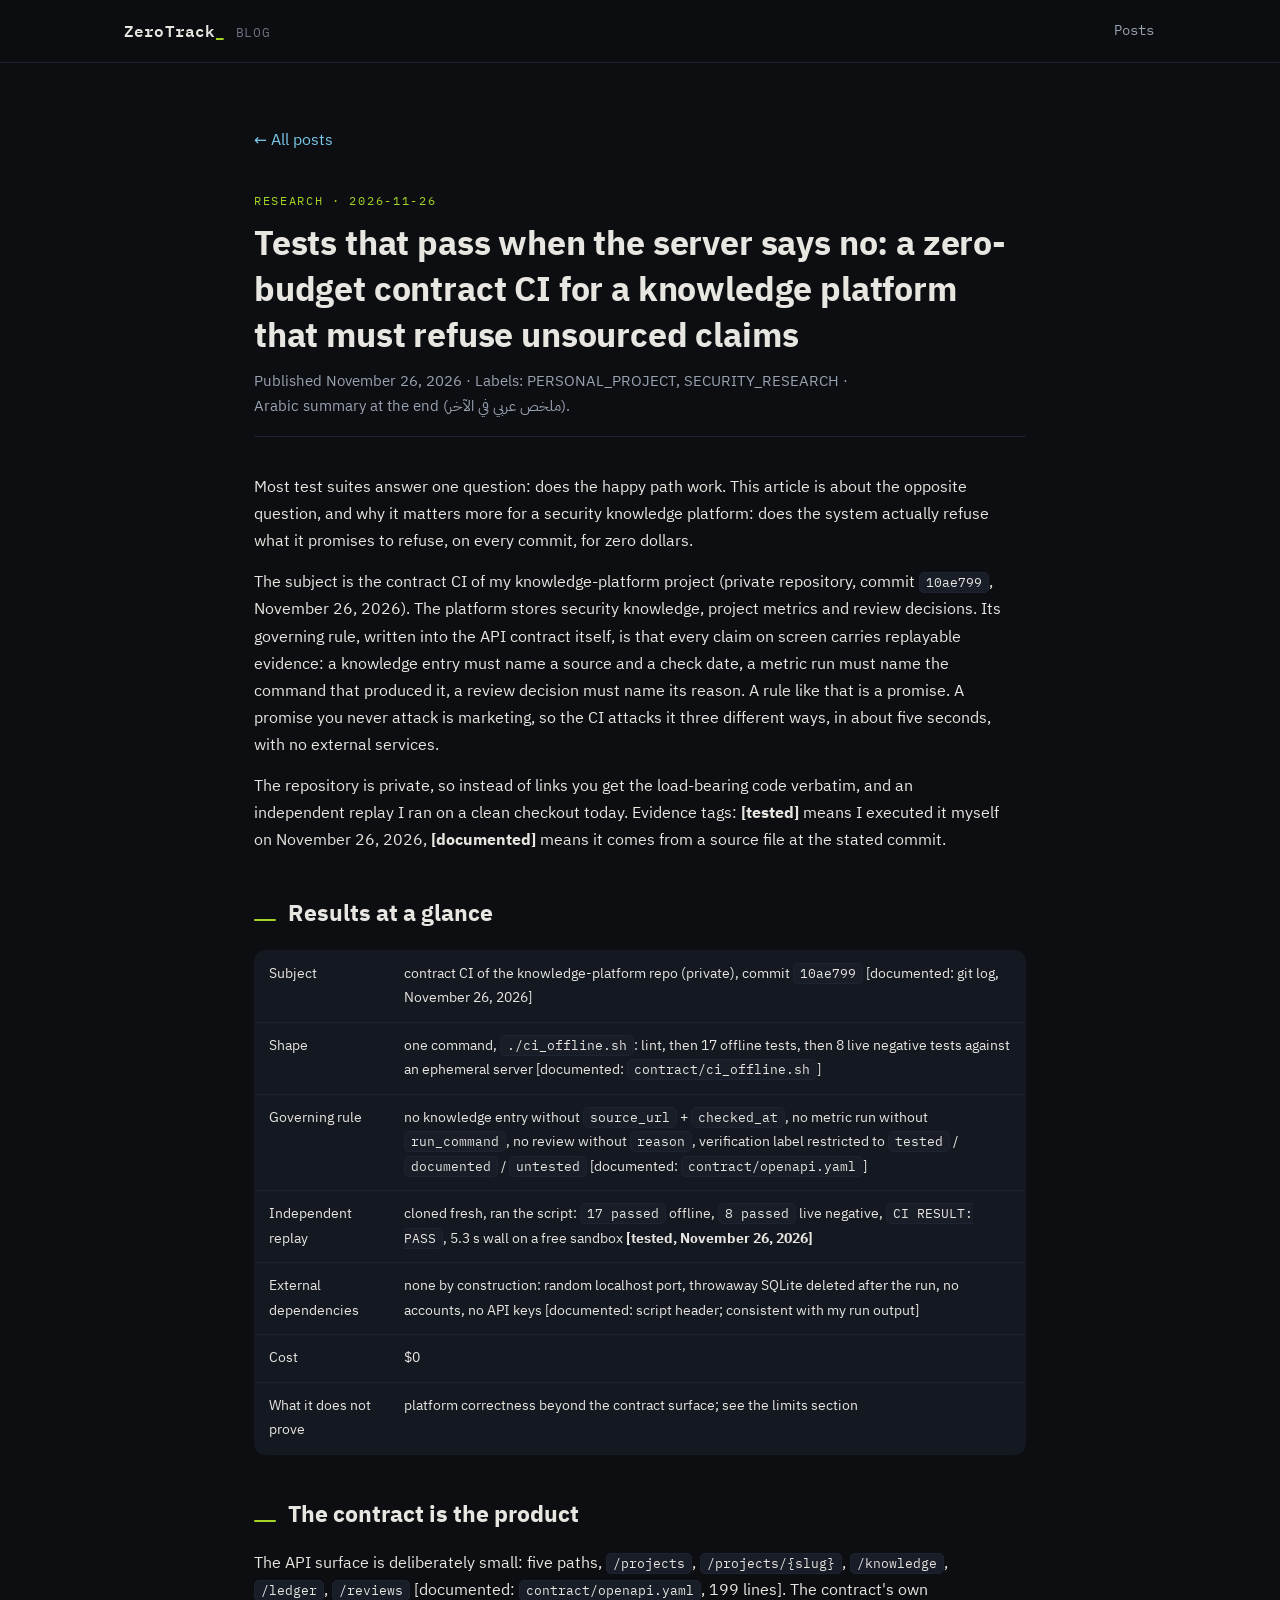
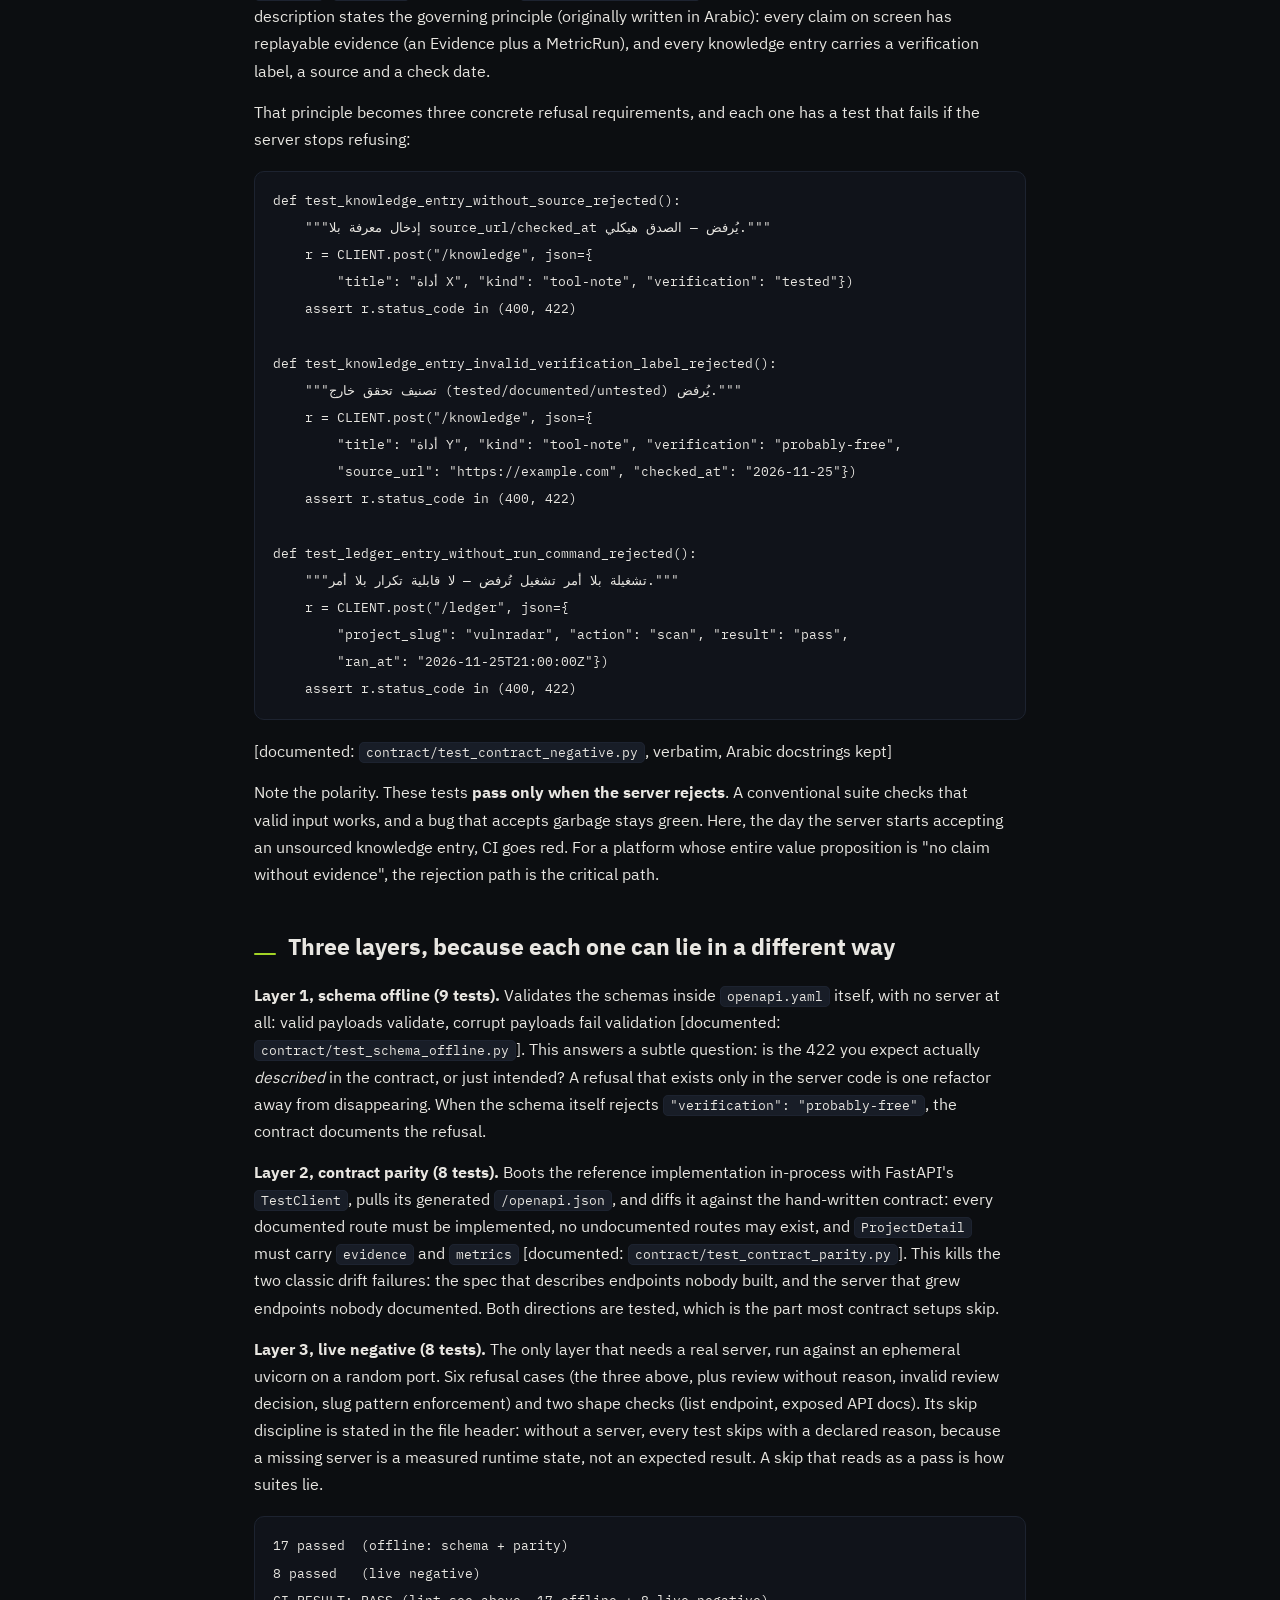
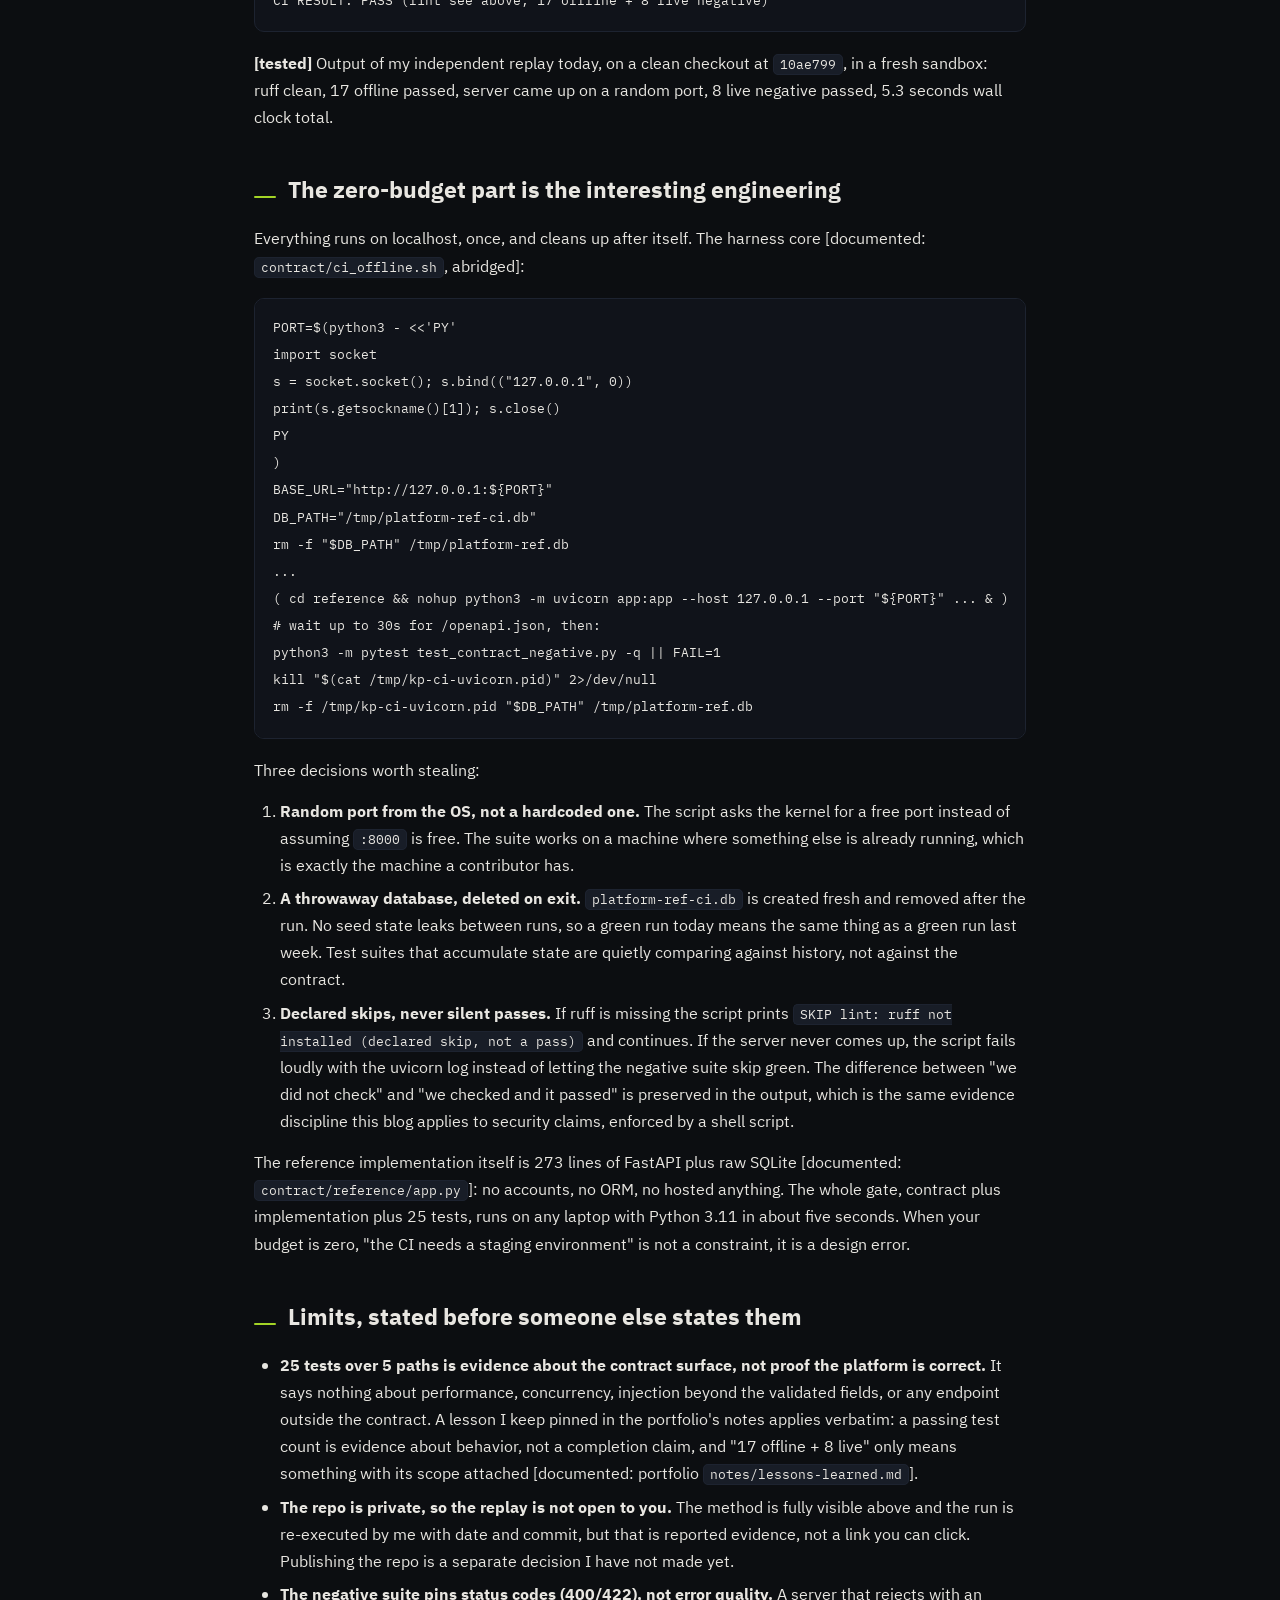
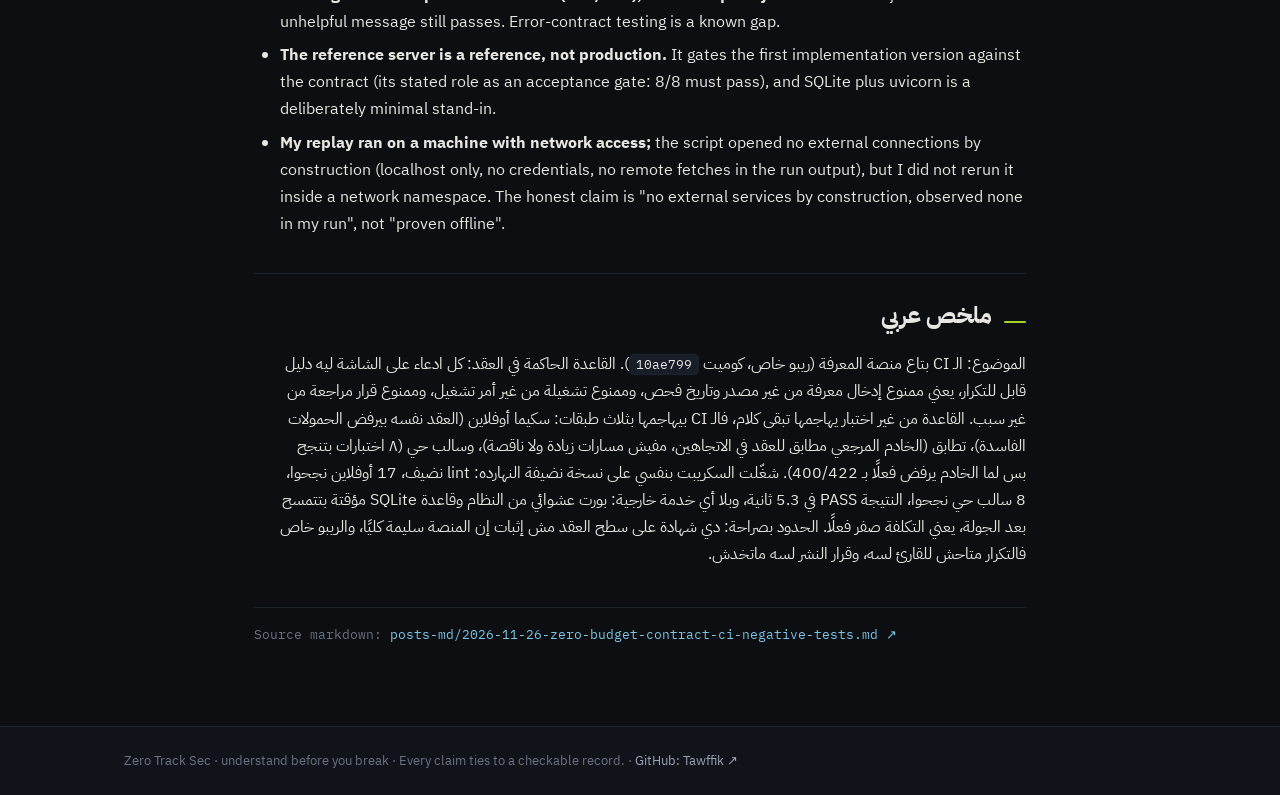
<file: posts/zero-budget-contract-ci-negative-tests.html>
<!DOCTYPE html>
<html lang="en" dir="ltr">
<head>
<meta charset="utf-8">
<meta name="viewport" content="width=device-width, initial-scale=1">
<meta name="description" content="Most test suites answer one question: does the happy path work. This article is about the opposite question, and why it matters more for a security knowled">
<title>Tests that pass when the server says no: a zero-budget contract CI for a knowledge platform that must refuse unsourced claims — Zero Track Blog</title>
<link rel="icon" href="data:image/svg+xml,%3Csvg xmlns='http://www.w3.org/2000/svg' viewBox='0 0 32 32'%3E%3Crect width='32' height='32' rx='7' fill='%230c0e11'/%3E%3Ctext x='6' y='22' font-family='monospace' font-size='14' font-weight='bold' fill='%23a3d426'%3EZT%3C/text%3E%3Crect x='21' y='18' width='6' height='3' fill='%23a3d426'/%3E%3C/svg%3E">
<link rel="stylesheet" href="../static/fonts.css?v=1">
<link rel="stylesheet" href="../static/style.css?v=1">
<link rel="alternate" type="application/rss+xml" title="Zero Track Blog" href="https://tawffik.github.io/blog/feed.xml">
</head>
<body>
<header><nav class="nav" id="nav" data-base="../"></nav></header>
<main class="post-page">
  <p style="margin-bottom:18px"><a href="../index.html">&larr; All posts</a></p>
  <div class="hero">
  <p class="eyebrow">Research · 2026-11-26</p>
  <h1>Tests that pass when the server says no: a zero-budget contract CI for a knowledge platform that must refuse unsourced claims</h1>
  <p class="sub">Published November 26, 2026 · Labels: PERSONAL_PROJECT, SECURITY_RESEARCH · Arabic summary at the end (ملخص عربي في الآخر).</p>
  </div>
  <article class="post">
<p>Most test suites answer one question: does the happy path work. This article is about the opposite question, and why it matters more for a security knowledge platform: does the system actually refuse what it promises to refuse, on every commit, for zero dollars.</p><p>The subject is the contract CI of my knowledge-platform project (private repository, commit <code>10ae799</code>, November 26, 2026). The platform stores security knowledge, project metrics and review decisions. Its governing rule, written into the API contract itself, is that every claim on screen carries replayable evidence: a knowledge entry must name a source and a check date, a metric run must name the command that produced it, a review decision must name its reason. A rule like that is a promise. A promise you never attack is marketing, so the CI attacks it three different ways, in about five seconds, with no external services.</p><p>The repository is private, so instead of links you get the load-bearing code verbatim, and an independent replay I ran on a clean checkout today. Evidence tags: <strong>[tested]</strong> means I executed it myself on November 26, 2026, <strong>[documented]</strong> means it comes from a source file at the stated commit.</p><h2 id="results-at-a-glance">Results at a glance</h2><table><tbody><tr class="odd"><td>Subject</td><td>contract CI of the knowledge-platform repo (private), commit <code>10ae799</code> [documented: git log, November 26, 2026]</td></tr><tr class="even"><td>Shape</td><td>one command, <code>./ci_offline.sh</code>: lint, then 17 offline tests, then 8 live negative tests against an ephemeral server [documented: <code>contract/ci_offline.sh</code>]</td></tr><tr class="odd"><td>Governing rule</td><td>no knowledge entry without <code>source_url</code> + <code>checked_at</code>, no metric run without <code>run_command</code>, no review without <code>reason</code>, verification label restricted to <code>tested</code> / <code>documented</code> / <code>untested</code> [documented: <code>contract/openapi.yaml</code>]</td></tr><tr class="even"><td>Independent replay</td><td>cloned fresh, ran the script: <code>17 passed</code> offline, <code>8 passed</code> live negative, <code>CI RESULT: PASS</code>, 5.3 s wall on a free sandbox <strong>[tested, November 26, 2026]</strong></td></tr><tr class="odd"><td>External dependencies</td><td>none by construction: random localhost port, throwaway SQLite deleted after the run, no accounts, no API keys [documented: script header; consistent with my run output]</td></tr><tr class="even"><td>Cost</td><td>$0</td></tr><tr class="odd"><td>What it does not prove</td><td>platform correctness beyond the contract surface; see the limits section</td></tr></tbody></table><h2 id="the-contract-is-the-product">The contract is the product</h2><p>The API surface is deliberately small: five paths, <code>/projects</code>, <code>/projects/{slug}</code>, <code>/knowledge</code>, <code>/ledger</code>, <code>/reviews</code> [documented: <code>contract/openapi.yaml</code>, 199 lines]. The contract's own description states the governing principle (originally written in Arabic): every claim on screen has replayable evidence (an Evidence plus a MetricRun), and every knowledge entry carries a verification label, a source and a check date.</p><p>That principle becomes three concrete refusal requirements, and each one has a test that fails if the server stops refusing:</p><div class="sourceCode" id="cb1"><pre class="sourceCode python"><code class="sourceCode python"><span id="cb1-1"><a href="#cb1-1" aria-hidden="true"></a><span class="kw">def</span> test_knowledge_entry_without_source_rejected():</span>
<span id="cb1-2"><a href="#cb1-2" aria-hidden="true"></a>    <span class="co">&quot;&quot;&quot;إدخال معرفة بلا source_url/checked_at يُرفض — الصدق هيكلي.&quot;&quot;&quot;</span></span>
<span id="cb1-3"><a href="#cb1-3" aria-hidden="true"></a>    r <span class="op">=</span> CLIENT.post(<span class="st">&quot;/knowledge&quot;</span>, json<span class="op">=</span>{</span>
<span id="cb1-4"><a href="#cb1-4" aria-hidden="true"></a>        <span class="st">&quot;title&quot;</span>: <span class="st">&quot;أداة X&quot;</span>, <span class="st">&quot;kind&quot;</span>: <span class="st">&quot;tool-note&quot;</span>, <span class="st">&quot;verification&quot;</span>: <span class="st">&quot;tested&quot;</span>})</span>
<span id="cb1-5"><a href="#cb1-5" aria-hidden="true"></a>    <span class="cf">assert</span> r.status_code <span class="kw">in</span> (<span class="dv">400</span>, <span class="dv">422</span>)</span>
<span id="cb1-6"><a href="#cb1-6" aria-hidden="true"></a></span>
<span id="cb1-7"><a href="#cb1-7" aria-hidden="true"></a><span class="kw">def</span> test_knowledge_entry_invalid_verification_label_rejected():</span>
<span id="cb1-8"><a href="#cb1-8" aria-hidden="true"></a>    <span class="co">&quot;&quot;&quot;تصنيف تحقق خارج (tested/documented/untested) يُرفض.&quot;&quot;&quot;</span></span>
<span id="cb1-9"><a href="#cb1-9" aria-hidden="true"></a>    r <span class="op">=</span> CLIENT.post(<span class="st">&quot;/knowledge&quot;</span>, json<span class="op">=</span>{</span>
<span id="cb1-10"><a href="#cb1-10" aria-hidden="true"></a>        <span class="st">&quot;title&quot;</span>: <span class="st">&quot;أداة Y&quot;</span>, <span class="st">&quot;kind&quot;</span>: <span class="st">&quot;tool-note&quot;</span>, <span class="st">&quot;verification&quot;</span>: <span class="st">&quot;probably-free&quot;</span>,</span>
<span id="cb1-11"><a href="#cb1-11" aria-hidden="true"></a>        <span class="st">&quot;source_url&quot;</span>: <span class="st">&quot;https://example.com&quot;</span>, <span class="st">&quot;checked_at&quot;</span>: <span class="st">&quot;2026-11-25&quot;</span>})</span>
<span id="cb1-12"><a href="#cb1-12" aria-hidden="true"></a>    <span class="cf">assert</span> r.status_code <span class="kw">in</span> (<span class="dv">400</span>, <span class="dv">422</span>)</span>
<span id="cb1-13"><a href="#cb1-13" aria-hidden="true"></a></span>
<span id="cb1-14"><a href="#cb1-14" aria-hidden="true"></a><span class="kw">def</span> test_ledger_entry_without_run_command_rejected():</span>
<span id="cb1-15"><a href="#cb1-15" aria-hidden="true"></a>    <span class="co">&quot;&quot;&quot;تشغيلة بلا أمر تشغيل تُرفض — لا قابلية تكرار بلا أمر.&quot;&quot;&quot;</span></span>
<span id="cb1-16"><a href="#cb1-16" aria-hidden="true"></a>    r <span class="op">=</span> CLIENT.post(<span class="st">&quot;/ledger&quot;</span>, json<span class="op">=</span>{</span>
<span id="cb1-17"><a href="#cb1-17" aria-hidden="true"></a>        <span class="st">&quot;project_slug&quot;</span>: <span class="st">&quot;vulnradar&quot;</span>, <span class="st">&quot;action&quot;</span>: <span class="st">&quot;scan&quot;</span>, <span class="st">&quot;result&quot;</span>: <span class="st">&quot;pass&quot;</span>,</span>
<span id="cb1-18"><a href="#cb1-18" aria-hidden="true"></a>        <span class="st">&quot;ran_at&quot;</span>: <span class="st">&quot;2026-11-25T21:00:00Z&quot;</span>})</span>
<span id="cb1-19"><a href="#cb1-19" aria-hidden="true"></a>    <span class="cf">assert</span> r.status_code <span class="kw">in</span> (<span class="dv">400</span>, <span class="dv">422</span>)</span></code></pre></div><p>[documented: <code>contract/test_contract_negative.py</code>, verbatim, Arabic docstrings kept]</p><p>Note the polarity. These tests <strong>pass only when the server rejects</strong>. A conventional suite checks that valid input works, and a bug that accepts garbage stays green. Here, the day the server starts accepting an unsourced knowledge entry, CI goes red. For a platform whose entire value proposition is "no claim without evidence", the rejection path is the critical path.</p><h2 id="three-layers-because-each-one-can-lie-in-a-different-way">Three layers, because each one can lie in a different way</h2><p><strong>Layer 1, schema offline (9 tests).</strong> Validates the schemas inside <code>openapi.yaml</code> itself, with no server at all: valid payloads validate, corrupt payloads fail validation [documented: <code>contract/test_schema_offline.py</code>]. This answers a subtle question: is the 422 you expect actually <em>described</em> in the contract, or just intended? A refusal that exists only in the server code is one refactor away from disappearing. When the schema itself rejects <code>"verification": "probably-free"</code>, the contract documents the refusal.</p><p><strong>Layer 2, contract parity (8 tests).</strong> Boots the reference implementation in-process with FastAPI's <code>TestClient</code>, pulls its generated <code>/openapi.json</code>, and diffs it against the hand-written contract: every documented route must be implemented, no undocumented routes may exist, and <code>ProjectDetail</code> must carry <code>evidence</code> and <code>metrics</code> [documented: <code>contract/test_contract_parity.py</code>]. This kills the two classic drift failures: the spec that describes endpoints nobody built, and the server that grew endpoints nobody documented. Both directions are tested, which is the part most contract setups skip.</p><p><strong>Layer 3, live negative (8 tests).</strong> The only layer that needs a real server, run against an ephemeral uvicorn on a random port. Six refusal cases (the three above, plus review without reason, invalid review decision, slug pattern enforcement) and two shape checks (list endpoint, exposed API docs). Its skip discipline is stated in the file header: without a server, every test skips with a declared reason, because a missing server is a measured runtime state, not an expected result. A skip that reads as a pass is how suites lie.</p><pre><code>17 passed  (offline: schema + parity)
8 passed   (live negative)
CI RESULT: PASS (lint see above, 17 offline + 8 live negative)
</code></pre><p><strong>[tested]</strong> Output of my independent replay today, on a clean checkout at <code>10ae799</code>, in a fresh sandbox: ruff clean, 17 offline passed, server came up on a random port, 8 live negative passed, 5.3 seconds wall clock total.</p><h2 id="the-zero-budget-part-is-the-interesting-engineering">The zero-budget part is the interesting engineering</h2><p>Everything runs on localhost, once, and cleans up after itself. The harness core [documented: <code>contract/ci_offline.sh</code>, abridged]:</p><div class="sourceCode" id="cb3"><pre class="sourceCode bash"><code class="sourceCode bash"><span id="cb3-1"><a href="#cb3-1" aria-hidden="true"></a><span class="va">PORT=$(</span><span class="ex">python3</span> - <span class="op">&lt;&lt;&#39;PY&#39;</span></span>
<span id="cb3-2"><a href="#cb3-2" aria-hidden="true"></a>import socket</span>
<span id="cb3-3"><a href="#cb3-3" aria-hidden="true"></a>s = socket.socket(); s.bind((&quot;127.0.0.1&quot;, 0))</span>
<span id="cb3-4"><a href="#cb3-4" aria-hidden="true"></a>print(s.getsockname()[1]); s.close()</span>
<span id="cb3-5"><a href="#cb3-5" aria-hidden="true"></a><span class="op">PY</span></span>
<span id="cb3-6"><a href="#cb3-6" aria-hidden="true"></a><span class="va">)</span></span>
<span id="cb3-7"><a href="#cb3-7" aria-hidden="true"></a><span class="va">BASE_URL=</span><span class="st">&quot;http://127.0.0.1:</span><span class="va">${PORT}</span><span class="st">&quot;</span></span>
<span id="cb3-8"><a href="#cb3-8" aria-hidden="true"></a><span class="va">DB_PATH=</span><span class="st">&quot;/tmp/platform-ref-ci.db&quot;</span></span>
<span id="cb3-9"><a href="#cb3-9" aria-hidden="true"></a><span class="fu">rm</span> -f <span class="st">&quot;</span><span class="va">$DB_PATH</span><span class="st">&quot;</span> /tmp/platform-ref.db</span>
<span id="cb3-10"><a href="#cb3-10" aria-hidden="true"></a><span class="ex">...</span></span>
<span id="cb3-11"><a href="#cb3-11" aria-hidden="true"></a><span class="kw">(</span> <span class="bu">cd</span> reference <span class="kw">&amp;&amp;</span> <span class="fu">nohup</span> python3 -m uvicorn app:app --host 127.0.0.1 --port <span class="st">&quot;</span><span class="va">${PORT}</span><span class="st">&quot;</span> ... <span class="kw">&amp;</span> <span class="kw">)</span></span>
<span id="cb3-12"><a href="#cb3-12" aria-hidden="true"></a><span class="co"># wait up to 30s for /openapi.json, then:</span></span>
<span id="cb3-13"><a href="#cb3-13" aria-hidden="true"></a><span class="ex">python3</span> -m pytest test_contract_negative.py -q <span class="kw">||</span> <span class="va">FAIL=</span>1</span>
<span id="cb3-14"><a href="#cb3-14" aria-hidden="true"></a><span class="bu">kill</span> <span class="st">&quot;</span><span class="va">$(</span><span class="fu">cat</span> /tmp/kp-ci-uvicorn.pid<span class="va">)</span><span class="st">&quot;</span> <span class="op">2&gt;</span>/dev/null</span>
<span id="cb3-15"><a href="#cb3-15" aria-hidden="true"></a><span class="fu">rm</span> -f /tmp/kp-ci-uvicorn.pid <span class="st">&quot;</span><span class="va">$DB_PATH</span><span class="st">&quot;</span> /tmp/platform-ref.db</span></code></pre></div><p>Three decisions worth stealing:</p><ol><li><strong>Random port from the OS, not a hardcoded one.</strong> The script asks the kernel for a free port instead of assuming <code>:8000</code> is free. The suite works on a machine where something else is already running, which is exactly the machine a contributor has.</li><li><strong>A throwaway database, deleted on exit.</strong> <code>platform-ref-ci.db</code> is created fresh and removed after the run. No seed state leaks between runs, so a green run today means the same thing as a green run last week. Test suites that accumulate state are quietly comparing against history, not against the contract.</li><li><strong>Declared skips, never silent passes.</strong> If ruff is missing the script prints <code>SKIP lint: ruff not installed (declared skip, not a pass)</code> and continues. If the server never comes up, the script fails loudly with the uvicorn log instead of letting the negative suite skip green. The difference between "we did not check" and "we checked and it passed" is preserved in the output, which is the same evidence discipline this blog applies to security claims, enforced by a shell script.</li></ol><p>The reference implementation itself is 273 lines of FastAPI plus raw SQLite [documented: <code>contract/reference/app.py</code>]: no accounts, no ORM, no hosted anything. The whole gate, contract plus implementation plus 25 tests, runs on any laptop with Python 3.11 in about five seconds. When your budget is zero, "the CI needs a staging environment" is not a constraint, it is a design error.</p><h2 id="limits-stated-before-someone-else-states-them">Limits, stated before someone else states them</h2><ul><li><strong>25 tests over 5 paths is evidence about the contract surface, not proof the platform is correct.</strong> It says nothing about performance, concurrency, injection beyond the validated fields, or any endpoint outside the contract. A lesson I keep pinned in the portfolio's notes applies verbatim: a passing test count is evidence about behavior, not a completion claim, and "17 offline + 8 live" only means something with its scope attached [documented: portfolio <code>notes/lessons-learned.md</code>].</li><li><strong>The repo is private, so the replay is not open to you.</strong> The method is fully visible above and the run is re-executed by me with date and commit, but that is reported evidence, not a link you can click. Publishing the repo is a separate decision I have not made yet.</li><li><strong>The negative suite pins status codes (400/422), not error quality.</strong> A server that rejects with an unhelpful message still passes. Error-contract testing is a known gap.</li><li><strong>The reference server is a reference, not production.</strong> It gates the first implementation version against the contract (its stated role as an acceptance gate: 8/8 must pass), and SQLite plus uvicorn is a deliberately minimal stand-in.</li><li><strong>My replay ran on a machine with network access;</strong> the script opened no external connections by construction (localhost only, no credentials, no remote fetches in the run output), but I did not rerun it inside a network namespace. The honest claim is "no external services by construction, observed none in my run", not "proven offline".</li></ul>
<div class="post-ar" dir="rtl" lang="ar"><h2 id="ملخص-عربي">ملخص عربي</h2><p>الموضوع: الـ CI بتاع منصة المعرفة (ريبو خاص، كوميت <code>10ae799</code>). القاعدة الحاكمة في العقد: كل ادعاء على الشاشة ليه دليل قابل للتكرار، يعني ممنوع إدخال معرفة من غير مصدر وتاريخ فحص، وممنوع تشغيلة من غير أمر تشغيل، وممنوع قرار مراجعة من غير سبب. القاعدة من غير اختبار يهاجمها تبقى كلام، فالـ CI بيهاجمها بثلاث طبقات: سكيما أوفلاين (العقد نفسه بيرفض الحمولات الفاسدة)، تطابق (الخادم المرجعي مطابق للعقد في الاتجاهين، مفيش مسارات زيادة ولا ناقصة)، وسالب حي (٨ اختبارات بتنجح بس لما الخادم يرفض فعلًا بـ 400/422). شغّلت السكريبت بنفسي على نسخة نضيفة النهارده: lint نضيف، 17 أوفلاين نجحوا، 8 سالب حي نجحوا، النتيجة PASS في 5.3 ثانية، وبلا أي خدمة خارجية: بورت عشوائي من النظام وقاعدة SQLite مؤقتة بتتمسح بعد الجولة، يعني التكلفة صفر فعلًا. الحدود بصراحة: دي شهادة على سطح العقد مش إثبات إن المنصة سليمة كليًا، والريبو خاص فالتكرار متاحش للقارئ لسه، وقرار النشر لسه ماتخدش.</p></div>
  </article>
  <div class="post-source">Source markdown: <a href="https://github.com/Tawffik/blog/blob/main/posts-md/2026-11-26-zero-budget-contract-ci-negative-tests.md" target="_blank" rel="noopener">posts-md/2026-11-26-zero-budget-contract-ci-negative-tests.md ↗</a></div>
</main>
<footer><div class="in">Zero Track Sec · understand before you break · Every claim ties to a checkable record. ·
<a href="https://github.com/Tawffik" target="_blank" rel="noopener">GitHub: Tawffik ↗</a></div></footer>
<script src="../static/nav.js?v=1"></script>
</body>
</html>
</file>
<file: static/fonts.css>
/* latin */
@font-face {
  font-family: 'IBM Plex Mono';
  font-style: normal;
  font-weight: 400;
  font-display: swap;
  src: url(fonts/IBMPlexMono-400-latin.woff2) format('woff2');
  unicode-range: U+0000-00FF, U+0131, U+0152-0153, U+02BB-02BC, U+02C6, U+02DA, U+02DC, U+0304, U+0308, U+0329, U+2000-206F, U+20AC, U+2122, U+2191, U+2193, U+2212, U+2215, U+FEFF, U+FFFD;
}
/* latin */
@font-face {
  font-family: 'IBM Plex Mono';
  font-style: normal;
  font-weight: 500;
  font-display: swap;
  src: url(fonts/IBMPlexMono-500-latin.woff2) format('woff2');
  unicode-range: U+0000-00FF, U+0131, U+0152-0153, U+02BB-02BC, U+02C6, U+02DA, U+02DC, U+0304, U+0308, U+0329, U+2000-206F, U+20AC, U+2122, U+2191, U+2193, U+2212, U+2215, U+FEFF, U+FFFD;
}
/* latin */
@font-face {
  font-family: 'IBM Plex Mono';
  font-style: normal;
  font-weight: 600;
  font-display: swap;
  src: url(fonts/IBMPlexMono-600-latin.woff2) format('woff2');
  unicode-range: U+0000-00FF, U+0131, U+0152-0153, U+02BB-02BC, U+02C6, U+02DA, U+02DC, U+0304, U+0308, U+0329, U+2000-206F, U+20AC, U+2122, U+2191, U+2193, U+2212, U+2215, U+FEFF, U+FFFD;
}
/* arabic */
@font-face {
  font-family: 'IBM Plex Sans Arabic';
  font-style: normal;
  font-weight: 400;
  font-display: swap;
  src: url(fonts/IBMPlexSansArabic-400-arabic.woff2) format('woff2');
  unicode-range: U+0600-06FF, U+0750-077F, U+0870-0891, U+0897-08E1, U+08E3-08FF, U+200C-200E, U+2010-2011, U+204F, U+2E41, U+FB50-FDFF, U+FE70-FE74, U+FE76-FEFC, U+102E0-102FB, U+10E60-10E7E, U+10EC2-10EC7, U+10EC9-10EEE, U+10EF0-10EFF, U+1EE00-1EE03, U+1EE05-1EE1F, U+1EE21-1EE22, U+1EE24, U+1EE27, U+1EE29-1EE32, U+1EE34-1EE37, U+1EE39, U+1EE3B, U+1EE42, U+1EE47, U+1EE49, U+1EE4B, U+1EE4D-1EE4F, U+1EE51-1EE52, U+1EE54, U+1EE57, U+1EE59, U+1EE5B, U+1EE5D, U+1EE5F, U+1EE61-1EE62, U+1EE64, U+1EE67-1EE6A, U+1EE6C-1EE72, U+1EE74-1EE77, U+1EE79-1EE7C, U+1EE7E, U+1EE80-1EE89, U+1EE8B-1EE9B, U+1EEA1-1EEA3, U+1EEA5-1EEA9, U+1EEAB-1EEBB, U+1EEF0-1EEF1;
}
/* latin */
@font-face {
  font-family: 'IBM Plex Sans Arabic';
  font-style: normal;
  font-weight: 400;
  font-display: swap;
  src: url(fonts/IBMPlexSansArabic-400-latin.woff2) format('woff2');
  unicode-range: U+0000-00FF, U+0131, U+0152-0153, U+02BB-02BC, U+02C6, U+02DA, U+02DC, U+0304, U+0308, U+0329, U+2000-206F, U+20AC, U+2122, U+2191, U+2193, U+2212, U+2215, U+FEFF, U+FFFD;
}
/* arabic */
@font-face {
  font-family: 'IBM Plex Sans Arabic';
  font-style: normal;
  font-weight: 500;
  font-display: swap;
  src: url(fonts/IBMPlexSansArabic-500-arabic.woff2) format('woff2');
  unicode-range: U+0600-06FF, U+0750-077F, U+0870-0891, U+0897-08E1, U+08E3-08FF, U+200C-200E, U+2010-2011, U+204F, U+2E41, U+FB50-FDFF, U+FE70-FE74, U+FE76-FEFC, U+102E0-102FB, U+10E60-10E7E, U+10EC2-10EC7, U+10EC9-10EEE, U+10EF0-10EFF, U+1EE00-1EE03, U+1EE05-1EE1F, U+1EE21-1EE22, U+1EE24, U+1EE27, U+1EE29-1EE32, U+1EE34-1EE37, U+1EE39, U+1EE3B, U+1EE42, U+1EE47, U+1EE49, U+1EE4B, U+1EE4D-1EE4F, U+1EE51-1EE52, U+1EE54, U+1EE57, U+1EE59, U+1EE5B, U+1EE5D, U+1EE5F, U+1EE61-1EE62, U+1EE64, U+1EE67-1EE6A, U+1EE6C-1EE72, U+1EE74-1EE77, U+1EE79-1EE7C, U+1EE7E, U+1EE80-1EE89, U+1EE8B-1EE9B, U+1EEA1-1EEA3, U+1EEA5-1EEA9, U+1EEAB-1EEBB, U+1EEF0-1EEF1;
}
/* latin */
@font-face {
  font-family: 'IBM Plex Sans Arabic';
  font-style: normal;
  font-weight: 500;
  font-display: swap;
  src: url(fonts/IBMPlexSansArabic-500-latin.woff2) format('woff2');
  unicode-range: U+0000-00FF, U+0131, U+0152-0153, U+02BB-02BC, U+02C6, U+02DA, U+02DC, U+0304, U+0308, U+0329, U+2000-206F, U+20AC, U+2122, U+2191, U+2193, U+2212, U+2215, U+FEFF, U+FFFD;
}
/* arabic */
@font-face {
  font-family: 'IBM Plex Sans Arabic';
  font-style: normal;
  font-weight: 700;
  font-display: swap;
  src: url(fonts/IBMPlexSansArabic-700-arabic.woff2) format('woff2');
  unicode-range: U+0600-06FF, U+0750-077F, U+0870-0891, U+0897-08E1, U+08E3-08FF, U+200C-200E, U+2010-2011, U+204F, U+2E41, U+FB50-FDFF, U+FE70-FE74, U+FE76-FEFC, U+102E0-102FB, U+10E60-10E7E, U+10EC2-10EC7, U+10EC9-10EEE, U+10EF0-10EFF, U+1EE00-1EE03, U+1EE05-1EE1F, U+1EE21-1EE22, U+1EE24, U+1EE27, U+1EE29-1EE32, U+1EE34-1EE37, U+1EE39, U+1EE3B, U+1EE42, U+1EE47, U+1EE49, U+1EE4B, U+1EE4D-1EE4F, U+1EE51-1EE52, U+1EE54, U+1EE57, U+1EE59, U+1EE5B, U+1EE5D, U+1EE5F, U+1EE61-1EE62, U+1EE64, U+1EE67-1EE6A, U+1EE6C-1EE72, U+1EE74-1EE77, U+1EE79-1EE7C, U+1EE7E, U+1EE80-1EE89, U+1EE8B-1EE9B, U+1EEA1-1EEA3, U+1EEA5-1EEA9, U+1EEAB-1EEBB, U+1EEF0-1EEF1;
}
/* latin */
@font-face {
  font-family: 'IBM Plex Sans Arabic';
  font-style: normal;
  font-weight: 700;
  font-display: swap;
  src: url(fonts/IBMPlexSansArabic-700-latin.woff2) format('woff2');
  unicode-range: U+0000-00FF, U+0131, U+0152-0153, U+02BB-02BC, U+02C6, U+02DA, U+02DC, U+0304, U+0308, U+0329, U+2000-206F, U+20AC, U+2122, U+2191, U+2193, U+2212, U+2215, U+FEFF, U+FFFD;
}
</file>
<file: static/style.css>
/* Nx01 Platform — Zero Track Sec · design system v2
   References: PortSwigger Research, Trail of Bits, XBOW Labs, watchTowr.
   Principles: restrained neutral base, one accent, mono for data/labels,
   real Arabic+Latin typography, consistent 8px rhythm. */

:root{
  --bg:#0c0e11;
  --bg-soft:#10131a;
  --panel:#141820;
  --panel2:#181d27;
  --line:#252c3a;
  --line-soft:#1d2330;
  --txt:#e8e6e1;
  --muted:#9aa3b2;
  --faint:#6b7383;
  --accent:#a3d426;        /* Zero Track lime — identity color */
  --accent-ink:#11150a;
  --info:#7cc7e8;
  --warn:#e0b040;
  --bad:#e06055;
  --sans:"IBM Plex Sans Arabic","IBM Plex Sans",system-ui,"Segoe UI",Tahoma,sans-serif;
  --mono:"IBM Plex Mono",ui-monospace,Menlo,Consolas,monospace;
  --radius:12px;
  --maxw:1080px;
}

*{box-sizing:border-box}
html{scroll-behavior:smooth}
body{
  margin:0;background:var(--bg);color:var(--txt);
  font-family:var(--sans);font-size:15.5px;line-height:1.7;
  -webkit-font-smoothing:antialiased;text-rendering:optimizeLegibility;
}
::selection{background:var(--accent);color:var(--accent-ink)}

a{color:var(--info);text-decoration:none}
a:hover{text-decoration:underline}

/* ---- header / nav ---- */
header{
  border-bottom:1px solid var(--line-soft);
  background:rgba(12,14,17,.82);
  backdrop-filter:blur(10px);-webkit-backdrop-filter:blur(10px);
  position:sticky;top:0;z-index:10;
}
.nav{
  max-width:var(--maxw);margin:0 auto;padding:0 24px;height:62px;
  display:flex;align-items:center;gap:26px;flex-wrap:wrap;
}
.logo{
  font-family:var(--mono);font-weight:600;font-size:16px;letter-spacing:.01em;
  color:var(--txt);margin-inline-end:auto;white-space:nowrap;
}
.logo b{color:var(--accent);font-weight:600}
.logo .sub-mark{color:var(--faint);font-weight:400;font-size:12.5px;margin-inline-start:10px;letter-spacing:.06em}
.nav a.item{
  color:var(--muted);font-size:13.5px;font-family:var(--mono);
  padding:4px 2px;border-bottom:2px solid transparent;
}
.nav a.item:hover{color:var(--txt);text-decoration:none}
.nav a.item.active{color:var(--accent);border-bottom-color:var(--accent)}
.nav a.cta{
  font-family:var(--mono);font-size:12.5px;color:var(--txt);
  border:1px solid var(--line);border-radius:8px;padding:6px 14px;
  transition:border-color .15s,color .15s;white-space:nowrap;
}
.nav a.cta:hover{border-color:var(--accent);color:var(--accent);text-decoration:none}

/* ---- page structure ---- */
main{max-width:var(--maxw);margin:0 auto;padding:48px 24px 80px}

.hero{padding:20px 0 8px;border-bottom:1px solid var(--line-soft);margin-bottom:36px}
.eyebrow{
  font-family:var(--mono);font-size:12px;letter-spacing:.14em;
  color:var(--accent);text-transform:uppercase;margin:0 0 10px;
}
h1{font-size:34px;font-weight:700;line-height:1.35;margin:0 0 10px;letter-spacing:-.005em}
h2{font-size:21px;font-weight:700;margin:44px 0 6px;display:flex;align-items:baseline;gap:12px}
h2::before{content:"";display:inline-block;width:22px;height:2px;background:var(--accent);border-radius:1px;flex:none}
h2 .en{font-family:var(--mono);font-size:12px;font-weight:400;color:var(--faint);letter-spacing:.1em;text-transform:uppercase}
.sub{color:var(--muted);font-size:15px;margin:0 0 8px;max-width:70ch}
p{max-width:75ch}

/* ---- counters ---- */
.counters{
  display:grid;grid-template-columns:repeat(auto-fit,minmax(200px,1fr));
  gap:14px;margin:28px 0 8px;
}
.counter{
  background:var(--panel);border:1px solid var(--line-soft);border-radius:var(--radius);
  padding:20px 22px;position:relative;
}
.counter::before{
  content:"";position:absolute;top:0;inset-inline-start:22px;width:34px;height:2px;
  background:var(--accent);border-radius:1px;
}
.counter .num{
  font-family:var(--mono);font-weight:600;font-size:30px;color:var(--accent);
  direction:ltr;text-align:start;line-height:1.2;margin-top:6px;
}
.counter .lbl{color:var(--muted);font-size:13px;margin-top:4px}

/* ---- cards / grids ---- */
.grid{display:grid;grid-template-columns:repeat(auto-fill,minmax(320px,1fr));gap:16px;margin-top:18px}
.card{
  background:var(--panel);border:1px solid var(--line-soft);border-radius:var(--radius);
  padding:22px;cursor:pointer;transition:border-color .18s,transform .18s;
}
.card:hover{border-color:#3d4a35;transform:translateY(-2px)}
.card h3{margin:0 0 6px;font-size:17.5px;font-weight:700}
.card .tag{color:var(--info);font-size:13.5px;margin:0 0 10px;font-weight:500}
.card p{color:var(--muted);font-size:14px;line-height:1.65;margin:0}

.badges{margin-top:14px;display:flex;gap:6px;flex-wrap:wrap}
.badge{
  font-family:var(--mono);font-size:10.5px;letter-spacing:.08em;text-transform:uppercase;
  padding:3px 9px;border-radius:6px;border:1px solid var(--line);color:var(--muted);
}
.badge.hero{background:var(--accent);border-color:var(--accent);color:var(--accent-ink);font-weight:700}
.badge.proposed{color:var(--warn);border-color:#4a3f22}
.badge.private{color:var(--warn);border-color:#4a3f22}
.skills{margin-top:10px;font-size:12px;color:var(--faint);font-family:var(--mono);direction:ltr;text-align:start}

/* ---- filters ---- */
.filters{display:flex;gap:10px;flex-wrap:wrap;margin:20px 0;align-items:center}
select,input[type=search]{
  background:var(--panel2);color:var(--txt);border:1px solid var(--line);
  border-radius:8px;padding:9px 13px;font-size:14px;font-family:var(--sans);
  outline:none;transition:border-color .15s;
}
select:focus,input[type=search]:focus{border-color:var(--accent)}
input[type=search]{min-width:260px}

/* ---- tables ---- */
table{width:100%;border-collapse:collapse;font-size:14px;margin-top:16px;background:var(--panel);border:1px solid var(--line-soft);border-radius:var(--radius);overflow:hidden}
th,td{border-bottom:1px solid var(--line-soft);padding:11px 14px;text-align:start;vertical-align:top}
tr:last-child td{border-bottom:none}
th{
  color:var(--faint);font-family:var(--mono);font-weight:500;font-size:11px;
  text-transform:uppercase;letter-spacing:.1em;background:var(--bg-soft);
  border-bottom:1px solid var(--line);
}
tbody tr:hover td,tr:hover td{background:rgba(255,255,255,.015)}
td.mono,.mono{font-family:var(--mono);font-size:13px;direction:ltr;text-align:start;unicode-bidi:embed}
.amount{font-family:var(--mono);color:var(--accent);font-weight:600;direction:ltr;text-align:start;white-space:nowrap}
.verdict-pass{color:var(--accent);font-weight:700;font-family:var(--mono);font-size:12.5px;text-transform:uppercase;letter-spacing:.05em}
.verdict-reject{color:var(--bad);font-weight:700;font-family:var(--mono);font-size:12.5px;text-transform:uppercase;letter-spacing:.05em}
.example-tag{color:var(--warn);font-family:var(--mono);font-size:10.5px;letter-spacing:.06em}

/* ---- detail panel ---- */
.detail{background:var(--panel);border:1px solid var(--line-soft);border-radius:var(--radius);padding:26px;margin-top:22px}
.detail h3{margin-top:0}
.detail .note{
  border-inline-start:2px solid var(--warn);padding:8px 14px;color:var(--muted);
  background:var(--panel2);border-radius:0 8px 8px 0;font-size:14px;
}

/* ---- footer ---- */
footer{border-top:1px solid var(--line-soft);color:var(--faint);font-size:13px;background:var(--bg-soft)}
footer .in{max-width:var(--maxw);margin:0 auto;padding:22px 24px;line-height:1.8}
footer a{color:var(--muted)}
footer a:hover{color:var(--accent);text-decoration:none}

.empty{color:var(--faint);padding:32px;text-align:center;border:1px dashed var(--line);border-radius:var(--radius);font-size:14px}

/* wide ledger table scrolls instead of breaking layout */
#table{overflow-x:auto;margin-top:4px}
#table table{min-width:1020px}

/* ---- blog ---- */
main.post-page{max-width:820px}
.post-list{display:flex;flex-direction:column;gap:14px;margin-top:20px}
.post-card{
  display:block;background:var(--panel);border:1px solid var(--line-soft);
  border-radius:var(--radius);padding:22px 24px;color:var(--txt);
  transition:border-color .18s,transform .18s;
}
.post-card:hover{border-color:#3d4a35;transform:translateY(-2px);text-decoration:none}
.post-card .post-date{font-family:var(--mono);font-size:12px;color:var(--faint);letter-spacing:.08em;display:block}
.post-card .post-title{display:block;font-size:19px;font-weight:700;line-height:1.4;margin:6px 0 8px}
.post-card .post-excerpt{display:block;color:var(--muted);font-size:14px;line-height:1.65}
.post-card .post-read{display:inline-block;margin-top:12px;font-family:var(--mono);font-size:12.5px;color:var(--accent)}
.post{font-size:15.5px;line-height:1.75}
.post h2{font-size:23px;margin:40px 0 10px}
.post h3{font-size:18px;margin:30px 0 8px}
.post p{margin:14px 0}
.post ul,.post ol{margin:14px 0;padding-inline-start:26px}
.post li{margin:6px 0}
.post a{color:var(--info)}
.post code{font-family:var(--mono);font-size:13px;background:var(--panel2);border:1px solid var(--line-soft);border-radius:5px;padding:1px 6px;direction:ltr;unicode-bidi:embed}
.post pre{background:var(--bg-soft);border:1px solid var(--line-soft);border-radius:10px;padding:16px 18px;overflow-x:auto;margin:18px 0;direction:ltr}
.post pre code{background:none;border:none;padding:0;font-size:13px;line-height:1.6}
.post blockquote{border-inline-start:2px solid var(--accent);margin:18px 0;padding:6px 16px;color:var(--muted);background:var(--panel);border-radius:0 8px 8px 0}
.post hr{border:none;border-top:1px solid var(--line-soft);margin:32px 0}
.post img{max-width:100%;border-radius:10px;border:1px solid var(--line-soft)}
.post .post-ar{margin-top:36px;border-top:1px solid var(--line-soft);padding-top:22px}
.post .post-ar h2{margin-top:0}
.post-source{margin-top:40px;padding-top:16px;border-top:1px solid var(--line-soft);color:var(--faint);font-size:13px;font-family:var(--mono)}

@media (max-width:640px){
  h1{font-size:26px}
  .nav{gap:16px;height:auto;padding:12px 20px}
  main{padding:32px 18px 64px}
}

#table td.mono{white-space:nowrap}
</file>
